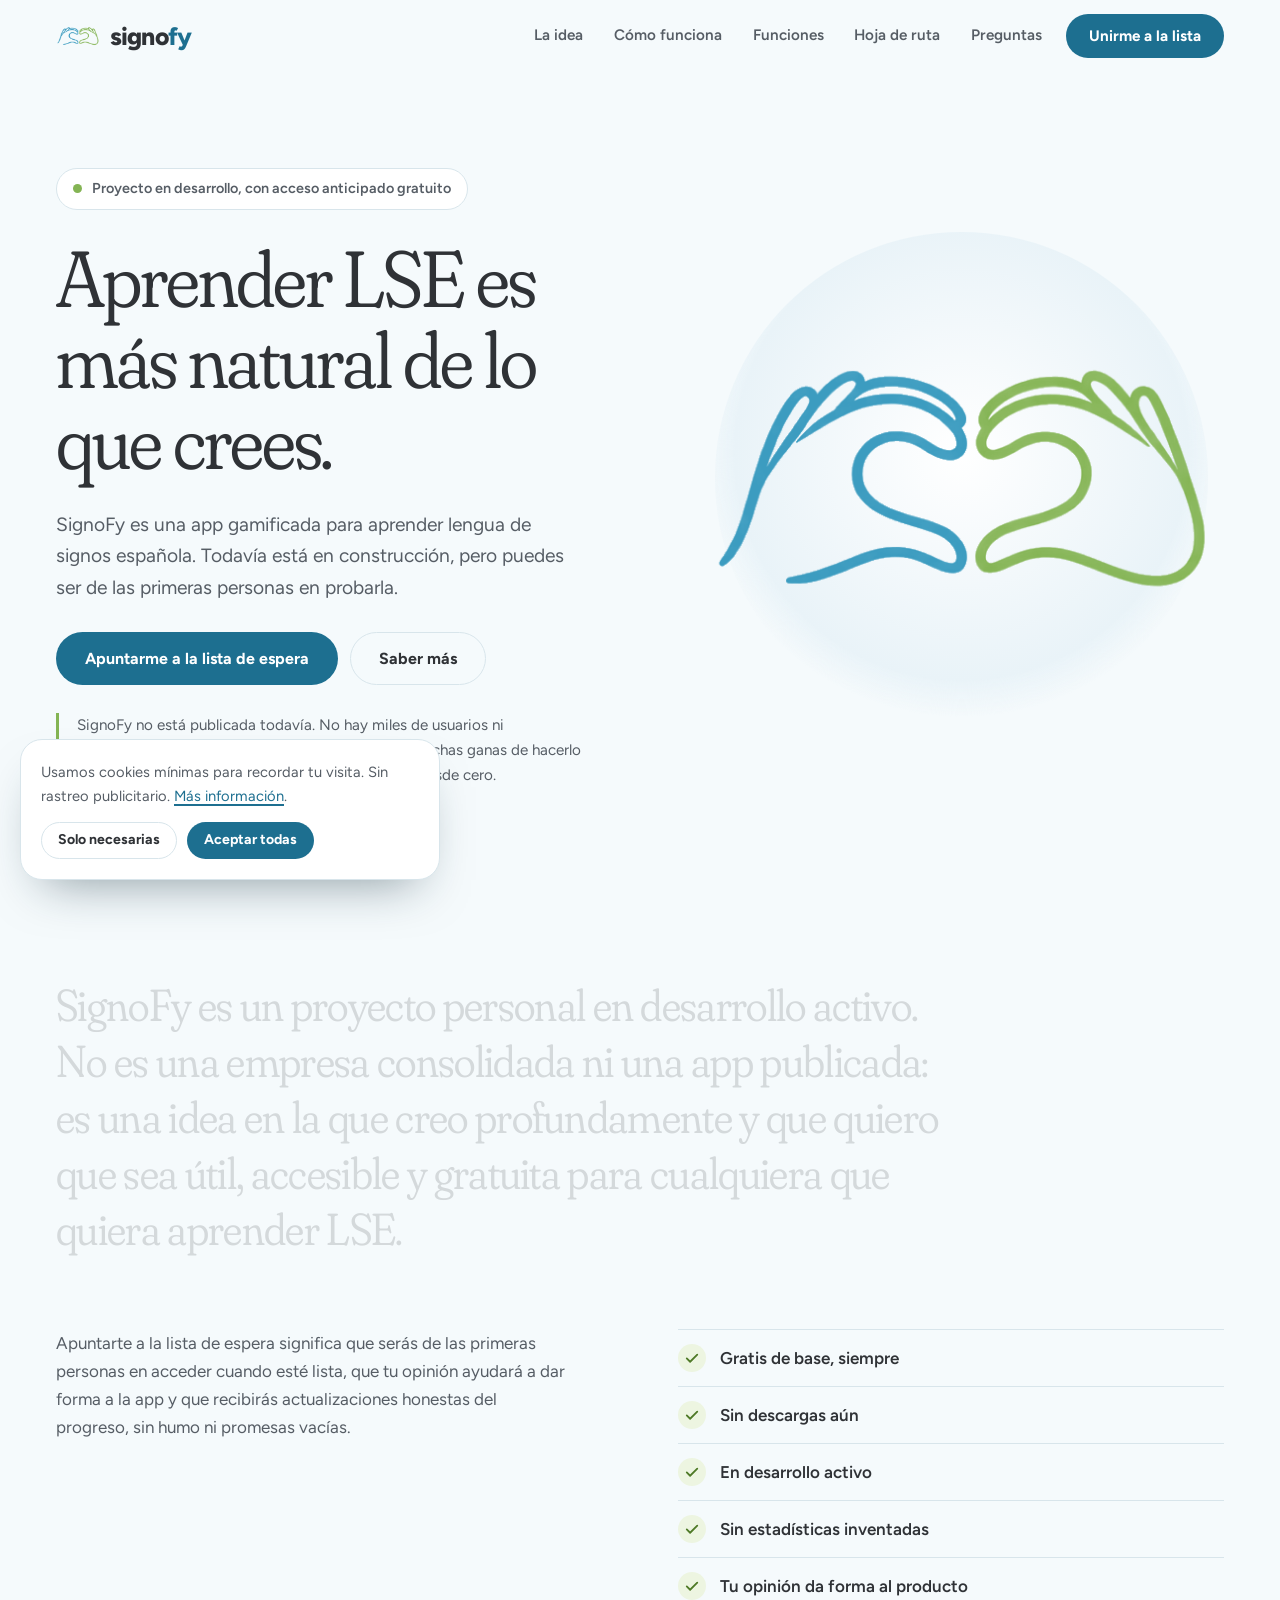
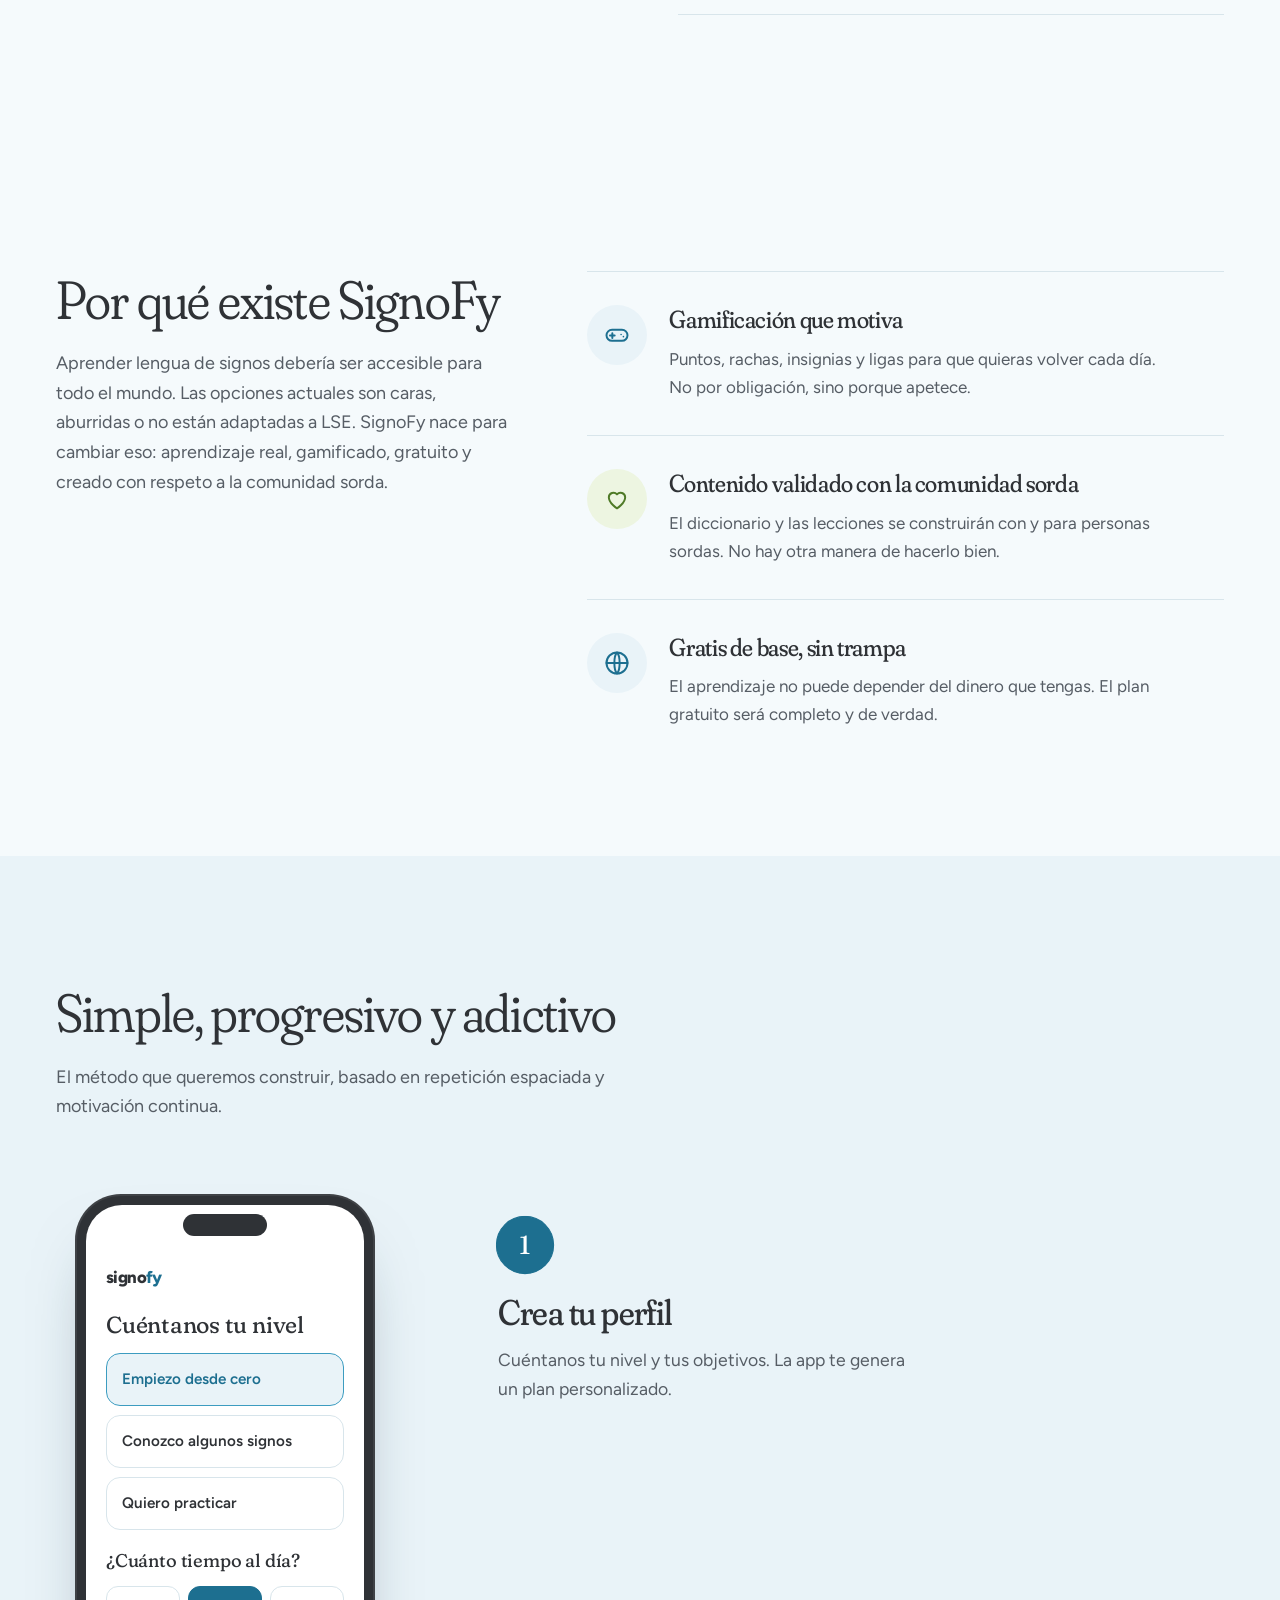
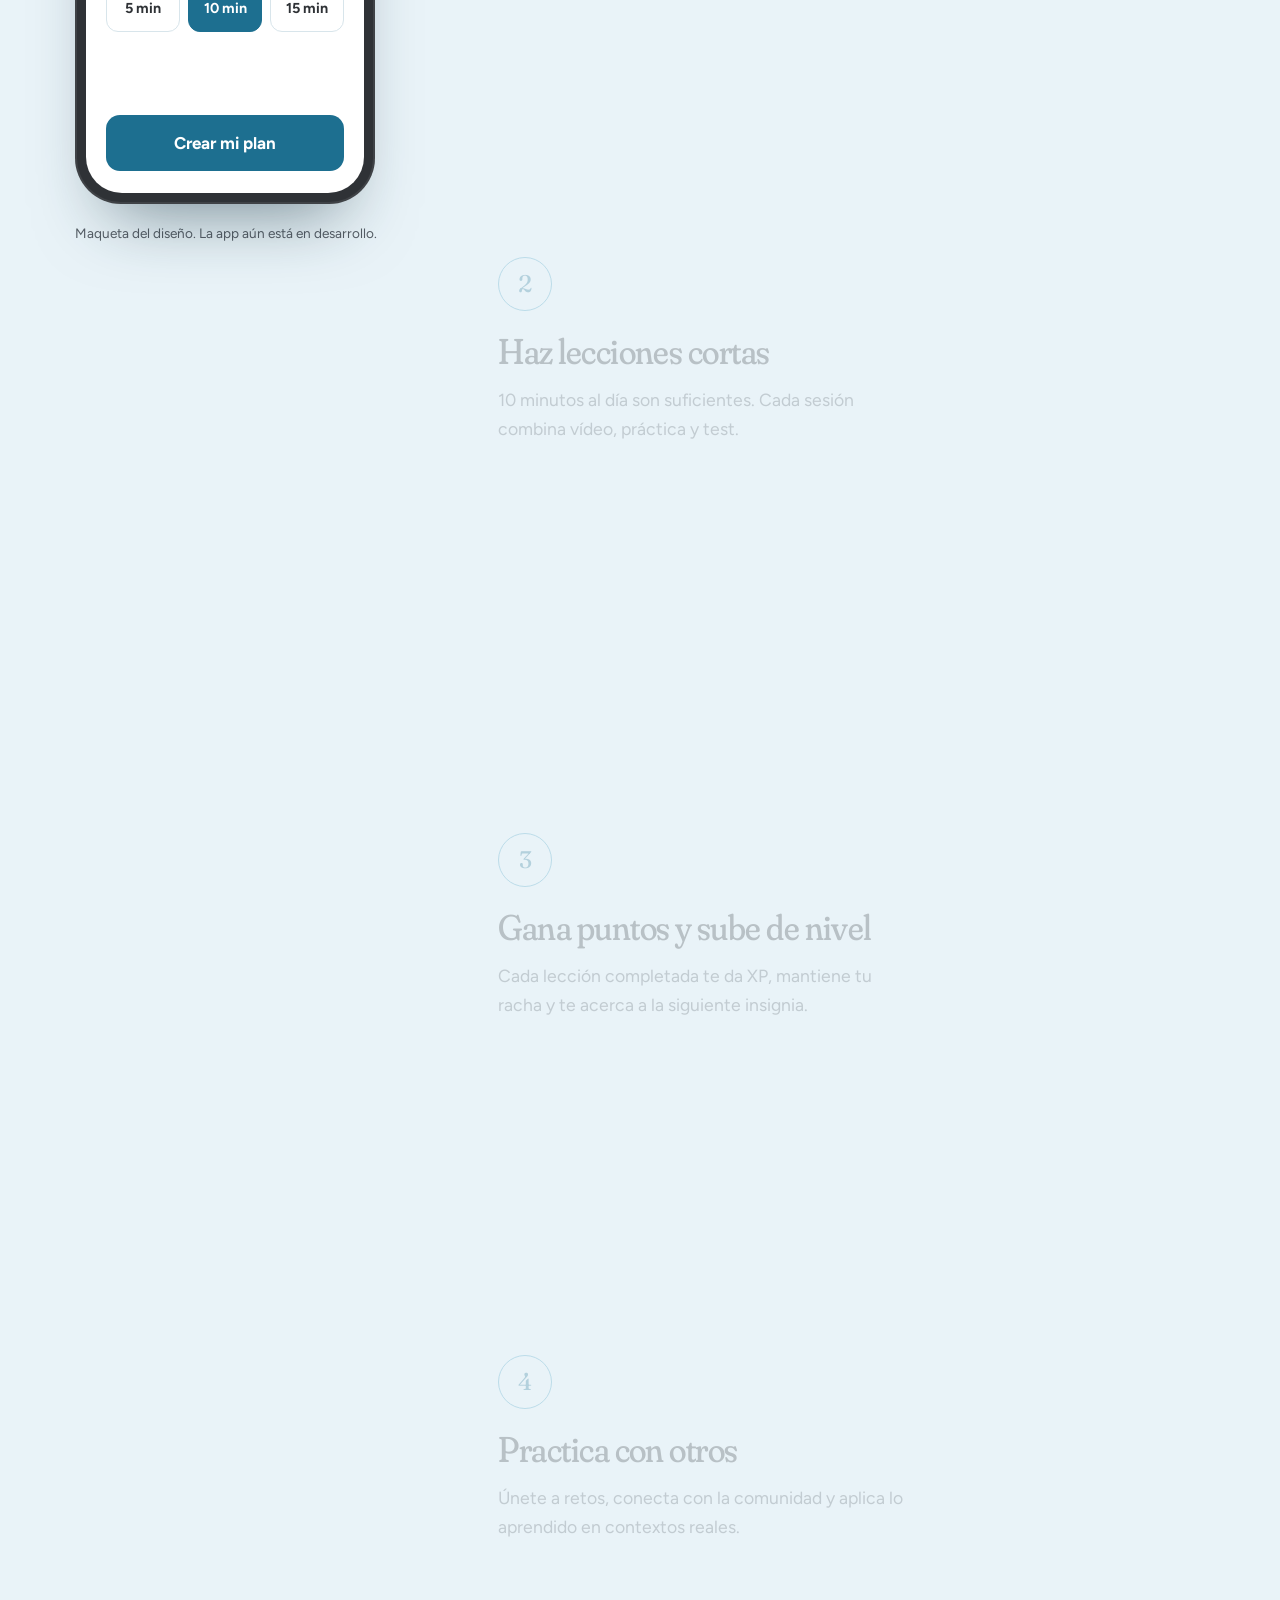
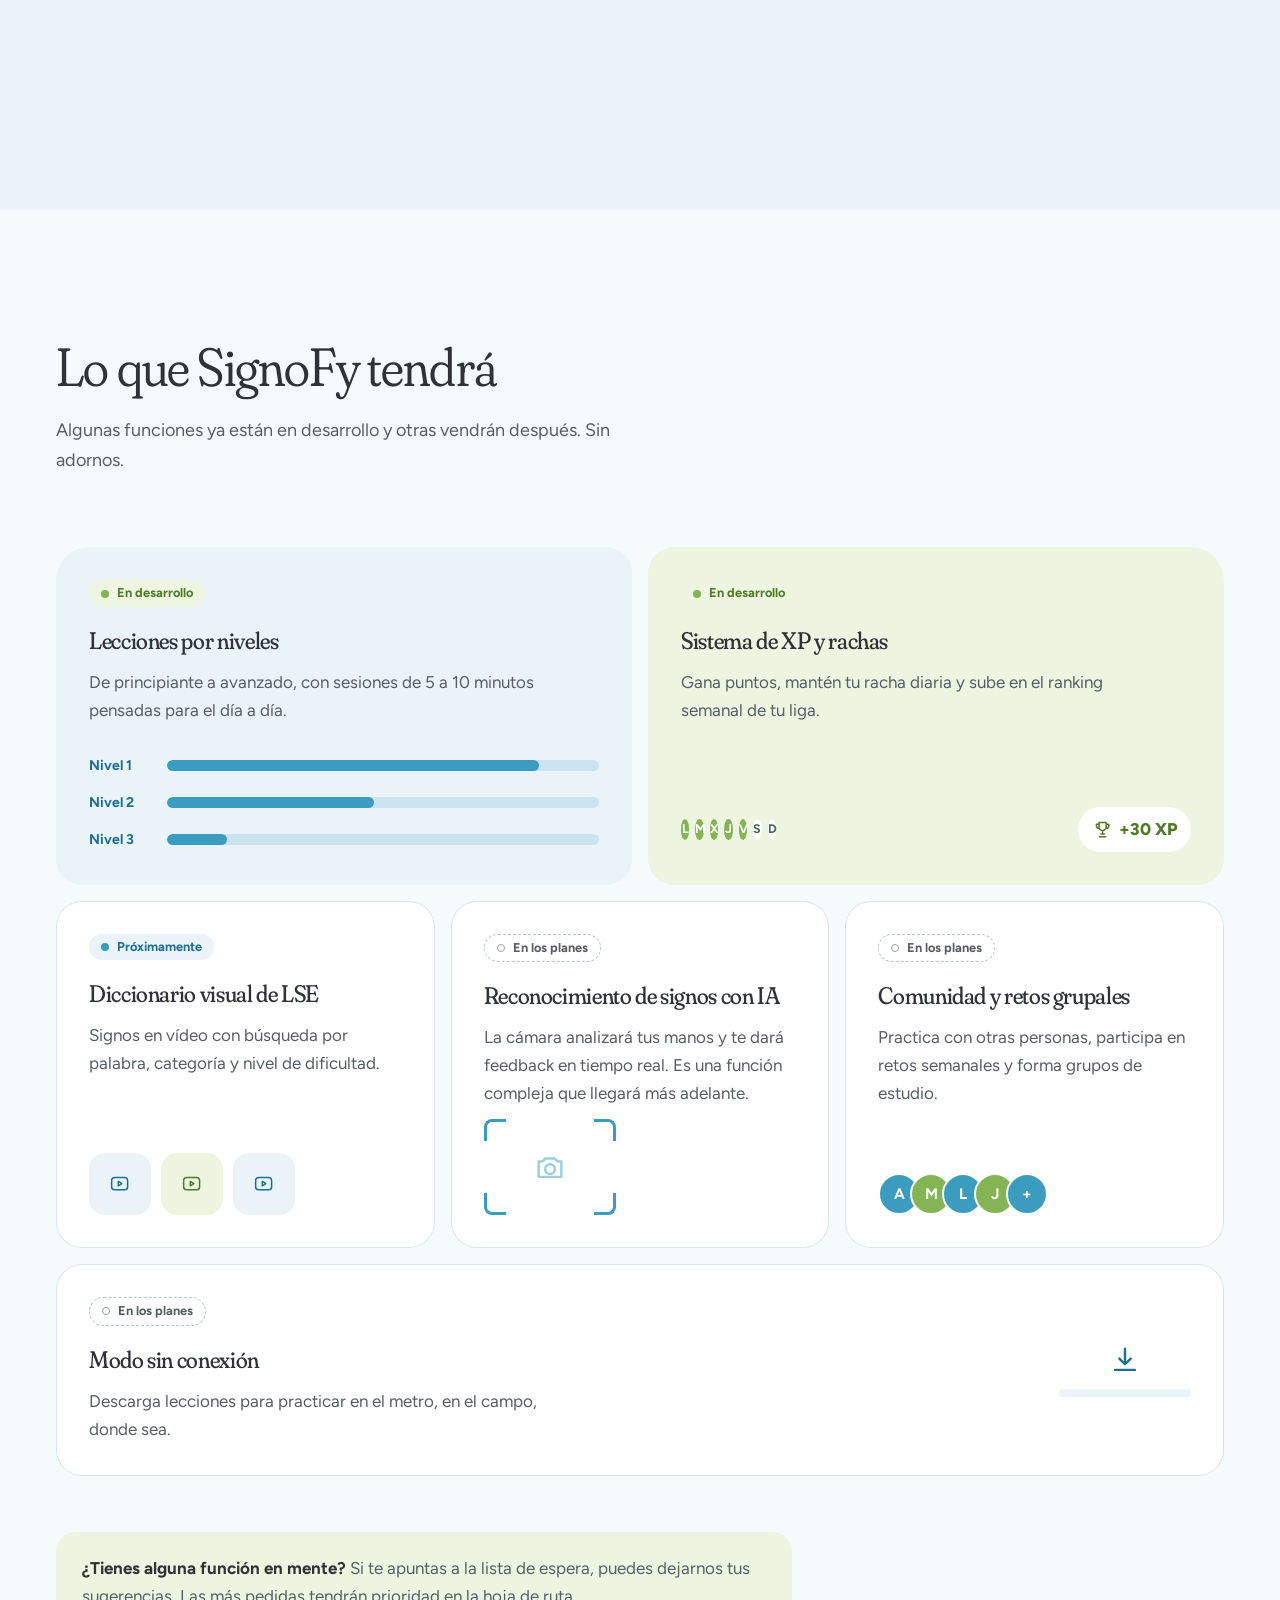
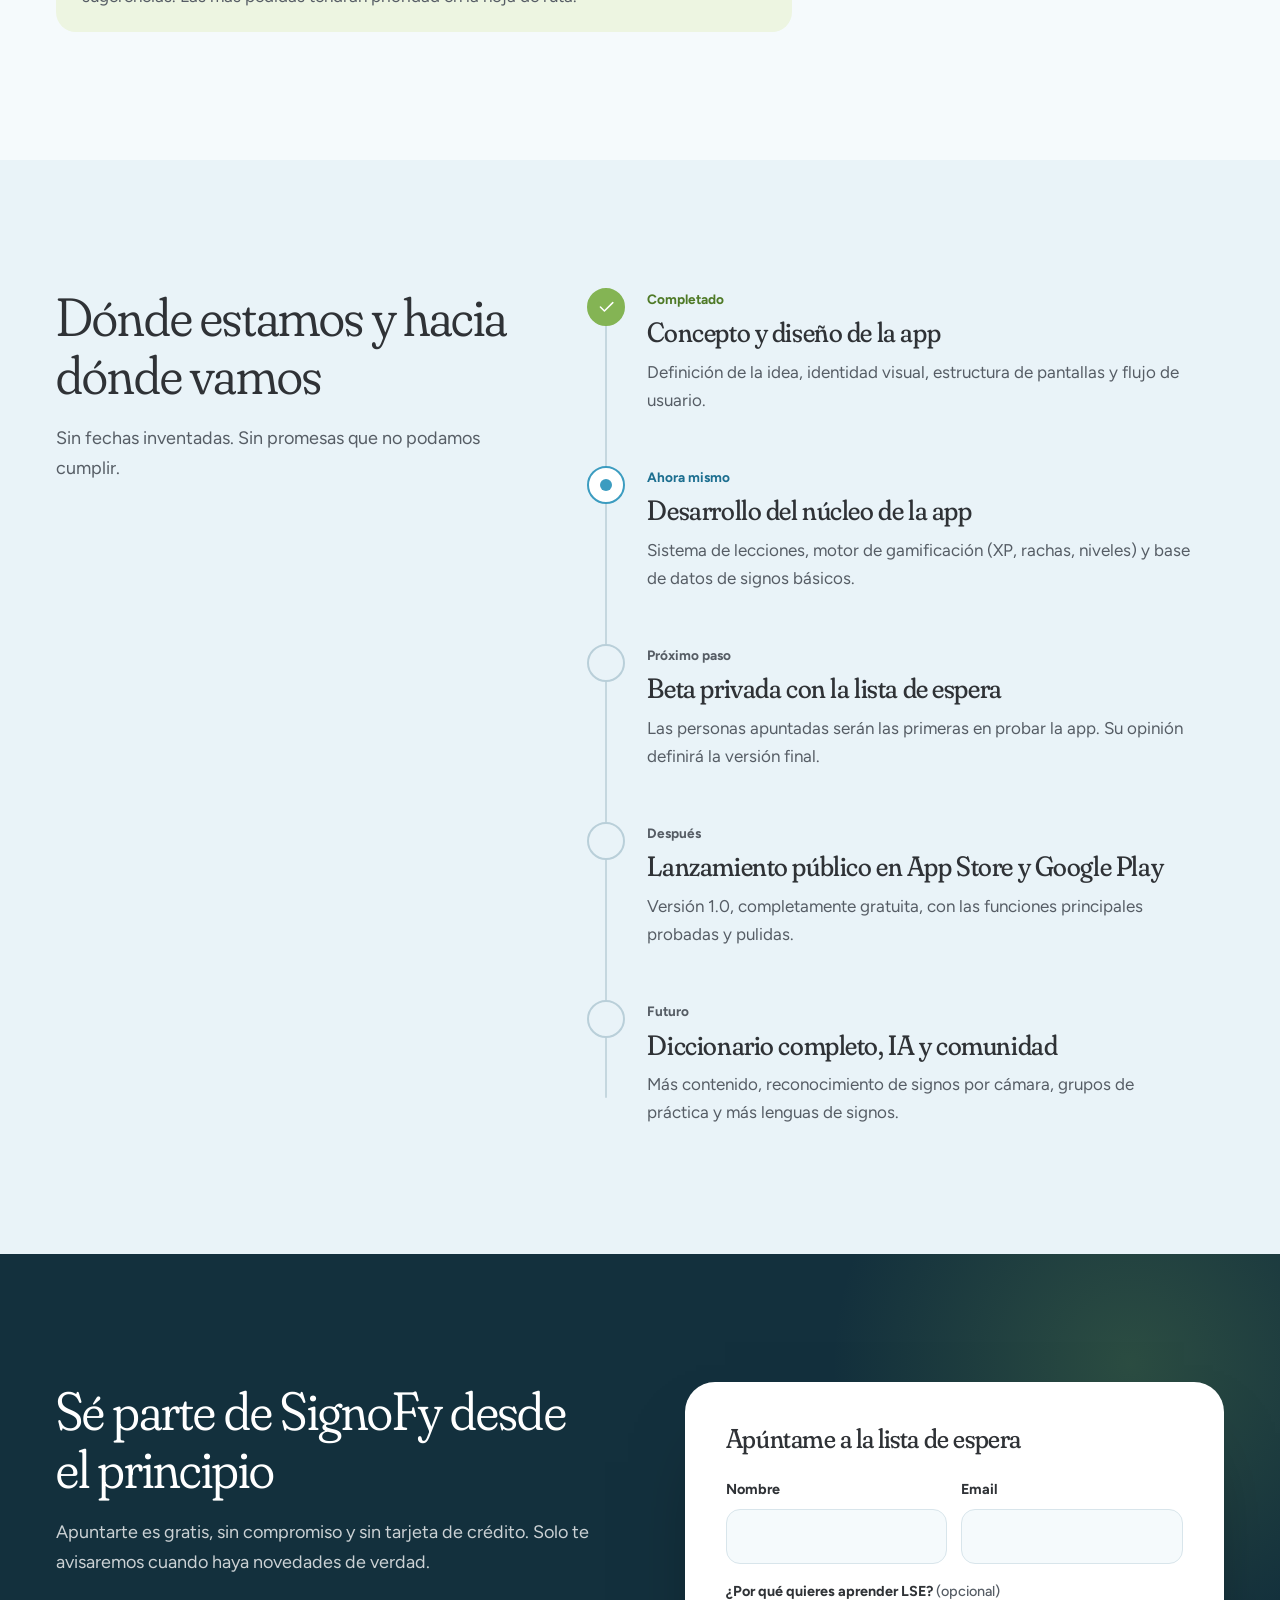
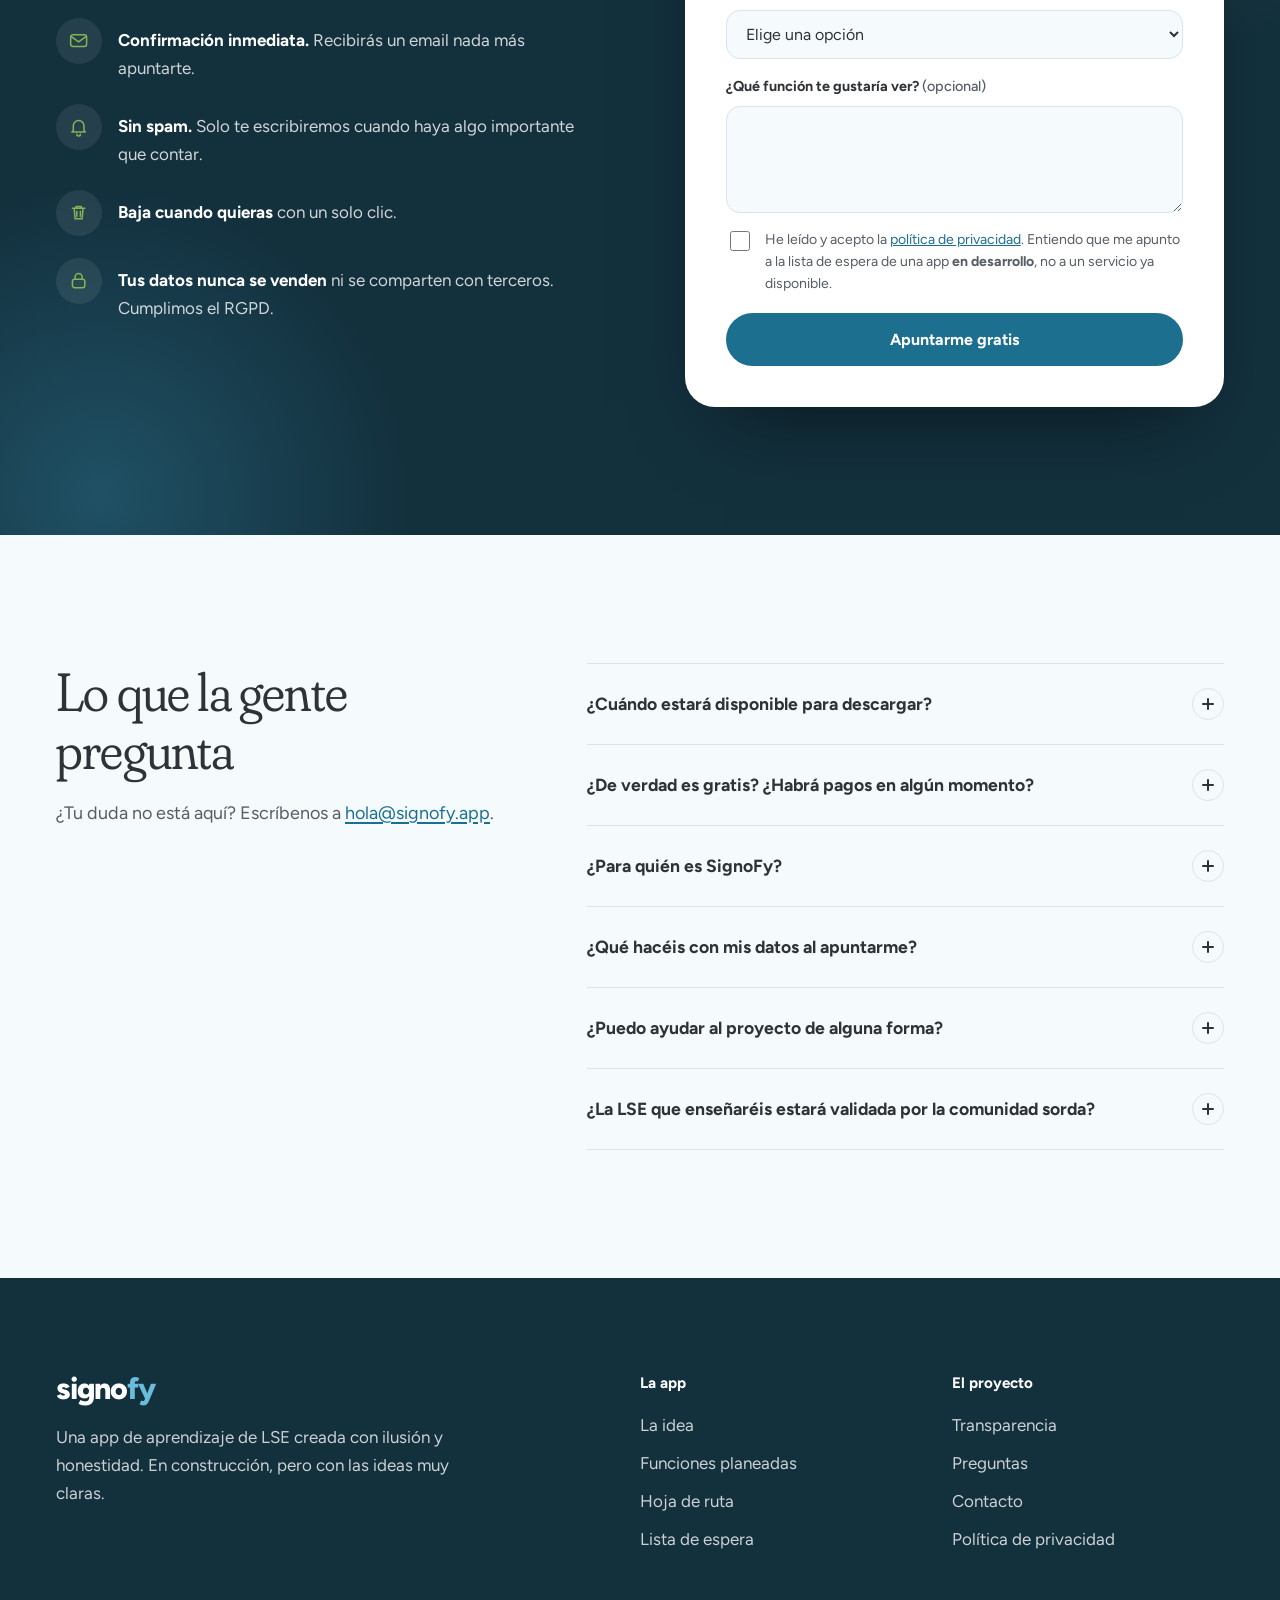
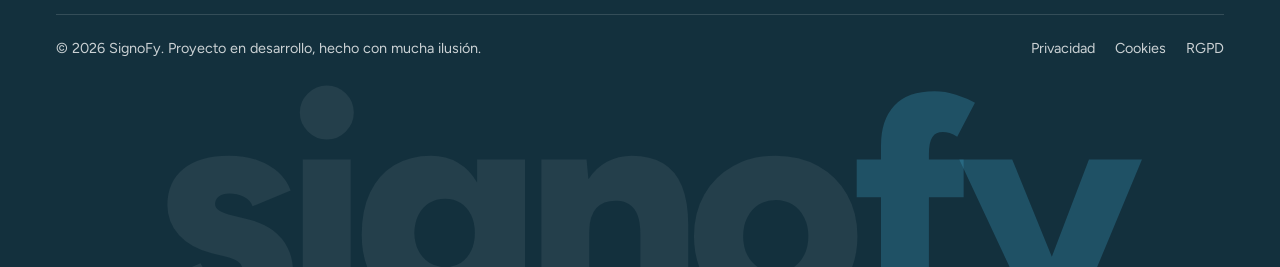
<file: signofy/index.html>
<!DOCTYPE html>
<html lang="es">
<head>
  <meta charset="UTF-8">
  <meta name="viewport" content="width=device-width, initial-scale=1">
  <title>SignoFy · Aprende lengua de signos española, gratis</title>
  <meta name="description" content="SignoFy es una app gamificada y gratuita para aprender lengua de signos española (LSE). En desarrollo: apúntate a la lista de espera y prueba la beta.">
  <meta name="theme-color" content="#f5fafc">
  <meta property="og:title" content="SignoFy · Aprende LSE a tu ritmo">
  <meta property="og:description" content="App gamificada y gratuita para aprender lengua de signos española. Apúntate a la lista de espera.">
  <meta property="og:type" content="website">
  <link rel="icon" href="data:image/svg+xml,%3Csvg xmlns='http://www.w3.org/2000/svg' viewBox='0 0 32 32'%3E%3Cdefs%3E%3CclipPath id='l'%3E%3Crect width='16' height='32'/%3E%3C/clipPath%3E%3CclipPath id='r'%3E%3Crect x='16' width='16' height='32'/%3E%3C/clipPath%3E%3Cpath id='h' d='M16 28S4 20.5 4 12.5A6 6 0 0 1 16 9.5a6 6 0 0 1 12 3C28 20.5 16 28 16 28z'/%3E%3C/defs%3E%3Cuse href='%23h' fill='%233c9cc0' clip-path='url(%23l)'/%3E%3Cuse href='%23h' fill='%2384b454' clip-path='url(%23r)'/%3E%3C/svg%3E">
  <script>document.documentElement.classList.add('js')</script>
  <link rel="preconnect" href="https://fonts.googleapis.com">
  <link rel="preconnect" href="https://fonts.gstatic.com" crossorigin>
  <link href="https://fonts.googleapis.com/css2?family=Fraunces:ital,opsz,wght,SOFT@0,9..144,300..600,0..100;1,9..144,300..600,0..100&family=Figtree:wght@400;500;600;700;800&display=swap" rel="stylesheet">
  <link rel="stylesheet" href="css/style.css?v=3">
</head>
<body>

<!-- Iconos (trazo, heredan el color del texto) -->
<svg width="0" height="0" style="position:absolute" aria-hidden="true">
  <symbol id="i-check" viewBox="0 0 24 24"><path d="M5 12.5l4.5 4.5L19 7.5"/></symbol>
  <symbol id="i-book" viewBox="0 0 24 24"><path d="M4 5.5A1.5 1.5 0 0 1 5.5 4H11v15H5.5A1.5 1.5 0 0 0 4 20.5zM20 5.5A1.5 1.5 0 0 0 18.5 4H13v15h5.5a1.5 1.5 0 0 1 1.5 1.5z"/></symbol>
  <symbol id="i-trophy" viewBox="0 0 24 24"><path d="M8 4h8v5a4 4 0 0 1-8 0zM8 6H5v1.5A3 3 0 0 0 8 10.5M16 6h3v1.5a3 3 0 0 1-3 3M12 13v4M8.5 20h7M10 17h4"/></symbol>
  <symbol id="i-play" viewBox="0 0 24 24"><rect x="3" y="5" width="18" height="14" rx="3.5"/><path d="M10.5 9.5l4 2.5-4 2.5z"/></symbol>
  <symbol id="i-camera" viewBox="0 0 24 24"><path d="M4 8h3l1.5-2h7L17 8h3v11H4z"/><circle cx="12" cy="13.5" r="3.4"/></symbol>
  <symbol id="i-users" viewBox="0 0 24 24"><circle cx="9" cy="9" r="3"/><path d="M3.5 19a5.5 5.5 0 0 1 11 0"/><circle cx="17" cy="10" r="2.4"/><path d="M16.2 14.2A4.5 4.5 0 0 1 20.5 19"/></symbol>
  <symbol id="i-download" viewBox="0 0 24 24"><path d="M12 4v10M8 11l4 4 4-4M5 19h14"/></symbol>
  <symbol id="i-pad" viewBox="0 0 24 24"><rect x="3" y="7.5" width="18" height="9.5" rx="4.75"/><path d="M8 10.5v4M6 12.5h4"/><circle cx="15.5" cy="11.6" r=".7" fill="currentColor" stroke="none"/><circle cx="17.5" cy="13.4" r=".7" fill="currentColor" stroke="none"/></symbol>
  <symbol id="i-heart" viewBox="0 0 24 24"><path d="M12 20s-7-4.4-7-9.5A4 4 0 0 1 12 8a4 4 0 0 1 7 2.5C19 15.6 12 20 12 20z"/></symbol>
  <symbol id="i-globe" viewBox="0 0 24 24"><circle cx="12" cy="12" r="9"/><path d="M3 12h18M12 3c3 3 3 15 0 18M12 3c-3 3-3 15 0 18"/></symbol>
  <symbol id="i-mail" viewBox="0 0 24 24"><rect x="3" y="5.5" width="18" height="13" rx="2.5"/><path d="M3.8 7.5l8.2 6 8.2-6"/></symbol>
  <symbol id="i-bell" viewBox="0 0 24 24"><path d="M6 16v-5a6 6 0 0 1 12 0v5l1.5 2h-15zM10 20.5a2 2 0 0 0 4 0"/></symbol>
  <symbol id="i-trash" viewBox="0 0 24 24"><path d="M5 7h14M9 7V5h6v2M7 7l1 12h8l1-12M10 10.5v6M14 10.5v6"/></symbol>
  <symbol id="i-lock" viewBox="0 0 24 24"><rect x="5" y="10.5" width="14" height="9.5" rx="2.5"/><path d="M8 10.5V8a4 4 0 0 1 8 0v2.5"/></symbol>
  <symbol id="i-flame" viewBox="0 0 24 24"><path d="M12 3c1 3.2 5 5.2 5 10a5 5 0 0 1-10 0c0-2 .9-3.3 2-4.4.2 1.3.8 2 1.6 2.4C10.2 8.2 10.6 5.3 12 3z"/></symbol>
</svg>

<a class="skip" href="#idea">Saltar al contenido</a>

<!-- ───────── Navegación ───────── -->
<header class="nav" id="nav">
  <a class="brand" href="#top" aria-label="SignoFy, inicio">
    <img class="brand-mark" src="img/hands.png" alt="" width="44" height="21">
    <span class="wordmark">signo<b>fy</b></span>
  </a>
  <nav class="nav-links" id="navlinks" aria-label="Principal">
    <a href="#idea">La idea</a>
    <a href="#como">Cómo funciona</a>
    <a href="#funciones">Funciones</a>
    <a href="#hoja">Hoja de ruta</a>
    <a href="#faq">Preguntas</a>
    <a class="only-m" href="#lista">Unirme a la lista</a>
  </nav>
  <a class="btn btn-solid nav-cta" href="#lista">Unirme a la lista</a>
  <button class="burger" id="burger" type="button" aria-expanded="false" aria-controls="navlinks" aria-label="Abrir menú"><span></span><span></span></button>
</header>

<main>

<!-- ───────── Portada ───────── -->
<section class="hero" id="top">
  <div class="hero-copy">
    <p class="pill"><span class="dot dot-pulse"></span>Proyecto en desarrollo, con acceso anticipado gratuito</p>
    <h1>Aprender LSE es más natural de lo que crees.</h1>
    <p class="lead">SignoFy es una app gamificada para aprender lengua de signos española. Todavía está en construcción, pero puedes ser de las primeras personas en probarla.</p>
    <div class="cta-row">
      <a class="btn btn-solid btn-lg" href="#lista">Apuntarme a la lista de espera</a>
      <a class="btn btn-ghost btn-lg" href="#idea">Saber más</a>
    </div>
    <p class="hero-note">SignoFy no está publicada todavía. No hay miles de usuarios ni estadísticas impresionantes: hay una idea sólida, muchas ganas de hacerlo bien y una comunidad que estamos construyendo desde cero.</p>
  </div>

  <div class="hero-art">
    <span class="ring r1"></span><span class="ring r2"></span><span class="ring r3"></span>
    <div class="hero-disc"></div>
    <svg class="hands" viewBox="0 0 530 250" role="img" aria-label="Dos manos de trazo fino, una azul y una verde, que forman un corazón">
        <defs><mask id="mb" maskUnits="userSpaceOnUse" x="0" y="0" width="530" height="250"><g class="mg"><path class="m" d="M22.0 210.0C23.5 208.3 27.8 204.8 31.0 200.0C34.2 195.2 36.7 192.7 41.0 181.0C45.3 169.3 52.7 142.2 57.0 130.0C61.3 117.8 65.3 111.7 67.0 108.0" style="--l:155;--dl:258ms;--t:500ms"/><path class="m" d="M90.0 229.0C95.2 228.0 105.3 227.8 121.0 223.0C136.7 218.2 169.5 203.8 184.0 200.0C198.5 196.2 201.0 199.2 208.0 200.0C215.0 200.8 219.5 202.5 226.0 205.0C232.5 207.5 241.5 213.3 247.0 215.0C252.5 216.7 256.2 216.8 259.0 215.0C261.8 213.2 263.8 207.8 264.0 204.0C264.2 200.2 261.8 195.3 260.0 192.0C258.2 188.7 256.8 186.8 253.0 184.0C249.2 181.2 245.8 178.3 237.0 175.0C228.2 171.7 209.5 167.3 200.0 164.0C190.5 160.7 186.2 159.2 180.0 155.0C173.8 150.8 166.7 144.7 163.0 139.0C159.3 133.3 158.7 125.5 158.0 121.0C157.3 116.5 157.8 115.7 159.0 112.0C160.2 108.3 162.0 103.0 165.0 99.0C168.0 95.0 172.8 90.7 177.0 88.0C181.2 85.3 186.0 84.0 190.0 83.0C194.0 82.0 196.8 81.7 201.0 82.0C205.2 82.3 208.5 82.2 215.0 85.0C221.5 87.8 233.0 96.3 240.0 99.0C247.0 101.7 253.3 101.3 257.0 101.0C260.7 100.7 260.8 98.8 262.0 97.0C263.2 95.2 264.7 94.5 264.0 90.0C263.3 85.5 259.0 73.3 258.0 70.0" style="--l:612;--dl:370ms;--t:2097ms"/><path class="m" d="M68.0 108.0C69.3 107.5 72.5 108.5 76.0 105.0C79.5 101.5 85.7 90.8 89.0 87.0C92.3 83.2 94.8 82.8 96.0 82.0" style="--l:64;--dl:448ms;--t:500ms"/><path class="m" d="M67.0 107.0C67.0 105.7 66.0 103.2 67.0 99.0C68.0 94.8 68.5 91.0 73.0 82.0C77.5 73.0 89.2 52.3 94.0 45.0C98.8 37.7 99.8 39.3 102.0 38.0C104.2 36.7 104.7 36.0 107.0 37.0C109.3 38.0 114.5 42.8 116.0 44.0" style="--l:130;--dl:450ms;--t:500ms"/><path class="m" d="M97.0 82.0C98.7 81.8 97.7 86.3 107.0 81.0C116.3 75.7 145.3 55.2 153.0 50.0" style="--l:94;--dl:511ms;--t:500ms"/><path class="m" d="M97.0 81.0C97.2 80.0 95.2 79.8 98.0 75.0C100.8 70.2 111.0 57.2 114.0 52.0C117.0 46.8 115.7 45.3 116.0 44.0" style="--l:69;--dl:513ms;--t:500ms"/><path class="m" d="M116.0 44.0C117.3 43.5 119.0 44.5 124.0 41.0C129.0 37.5 140.3 26.0 146.0 23.0C151.7 20.0 155.3 21.7 158.0 23.0C160.7 24.3 161.3 29.7 162.0 31.0" style="--l:86;--dl:583ms;--t:500ms"/><path class="m" d="M155.0 50.0C159.2 49.2 170.8 45.7 180.0 45.0C189.2 44.3 201.2 44.5 210.0 46.0C218.8 47.5 226.3 50.5 233.0 54.0C239.7 57.5 246.0 64.5 250.0 67.0C254.0 69.5 255.8 68.7 257.0 69.0" style="--l:153;--dl:612ms;--t:500ms"/><path class="m" d="M154.0 49.0C154.3 47.5 154.7 42.8 156.0 40.0C157.3 37.2 161.0 33.3 162.0 32.0" style="--l:43;--dl:612ms;--t:500ms"/><path class="m" d="M163.0 32.0C166.5 31.2 177.5 27.8 184.0 27.0C190.5 26.2 194.8 26.0 202.0 27.0C209.2 28.0 219.7 30.3 227.0 33.0C234.3 35.7 240.8 39.5 246.0 43.0C251.2 46.5 255.3 50.5 258.0 54.0C260.7 57.5 261.8 61.5 262.0 64.0C262.2 66.5 259.5 68.2 259.0 69.0" style="--l:164;--dl:644ms;--t:510ms"/></g></mask><mask id="mg2" maskUnits="userSpaceOnUse" x="0" y="0" width="530" height="250"><g class="mg"><path class="m" d="M483.0 111.0C485.5 117.3 494.5 138.0 498.0 149.0C501.5 160.0 503.5 167.8 504.0 177.0C504.5 186.2 502.5 197.7 501.0 204.0C499.5 210.3 497.3 212.0 495.0 215.0C492.7 218.0 490.2 220.0 487.0 222.0C483.8 224.0 480.2 225.8 476.0 227.0C471.8 228.2 467.3 229.0 462.0 229.0C456.7 229.0 460.8 231.8 444.0 227.0C427.2 222.2 379.3 204.3 361.0 200.0C342.7 195.7 344.3 198.5 334.0 201.0C323.7 203.5 306.7 212.7 299.0 215.0C291.3 217.3 290.5 215.7 288.0 215.0C285.5 214.3 284.8 213.3 284.0 211.0C283.2 208.7 282.8 203.7 283.0 201.0C283.2 198.3 282.8 198.0 285.0 195.0C287.2 192.0 291.3 186.5 296.0 183.0C300.7 179.5 303.2 177.5 313.0 174.0C322.8 170.5 345.3 165.3 355.0 162.0C364.7 158.7 366.3 157.2 371.0 154.0C375.7 150.8 379.8 148.2 383.0 143.0C386.2 137.8 389.0 128.3 390.0 123.0C391.0 117.7 390.2 115.0 389.0 111.0C387.8 107.0 385.7 102.5 383.0 99.0C380.3 95.5 377.8 92.7 373.0 90.0C368.2 87.3 360.5 83.8 354.0 83.0C347.5 82.2 342.5 82.2 334.0 85.0C325.5 87.8 310.3 97.5 303.0 100.0C295.7 102.5 293.0 100.8 290.0 100.0C287.0 99.2 286.0 97.3 285.0 95.0C284.0 92.7 283.0 91.2 284.0 86.0C285.0 80.8 289.8 67.7 291.0 64.0" style="--l:805;--dl:430ms;--t:2778ms"/><path class="m" d="M482.0 110.0C480.8 109.7 479.3 111.8 475.0 108.0C470.7 104.2 459.2 90.5 456.0 87.0" style="--l:59;--dl:431ms;--t:500ms"/><path class="m" d="M483.0 109.0C482.7 106.8 485.2 107.0 481.0 96.0C476.8 85.0 462.7 52.7 458.0 43.0C453.3 33.3 454.8 39.0 453.0 38.0C451.2 37.0 449.8 35.5 447.0 37.0C444.2 38.5 437.8 45.3 436.0 47.0" style="--l:137;--dl:433ms;--t:500ms"/><path class="m" d="M454.0 87.0C452.3 86.7 453.2 90.8 444.0 85.0C434.8 79.2 406.5 57.5 399.0 52.0" style="--l:92;--dl:484ms;--t:500ms"/><path class="m" d="M455.0 86.0L436.0 48.0" style="--l:70;--dl:484ms;--t:500ms"/><path class="m" d="M435.0 47.0C430.0 43.0 412.0 27.0 405.0 23.0C398.0 19.0 395.7 21.5 393.0 23.0C390.3 24.5 389.7 30.5 389.0 32.0" style="--l:87;--dl:559ms;--t:500ms"/><path class="m" d="M397.0 52.0C391.7 50.8 373.3 46.2 365.0 45.0C356.7 43.8 354.2 44.0 347.0 45.0C339.8 46.0 329.5 48.2 322.0 51.0C314.5 53.8 307.0 59.8 302.0 62.0C297.0 64.2 293.7 63.7 292.0 64.0" style="--l:157;--dl:583ms;--t:500ms"/><path class="m" d="M398.0 51.0C397.5 49.3 396.5 44.0 395.0 41.0C393.5 38.0 390.0 34.3 389.0 33.0" style="--l:44;--dl:583ms;--t:500ms"/><path class="m" d="M388.0 32.0C384.8 31.3 376.5 28.7 369.0 28.0C361.5 27.3 349.8 27.3 343.0 28.0C336.2 28.7 334.0 29.8 328.0 32.0C322.0 34.2 311.8 38.5 307.0 41.0C302.2 43.5 301.0 45.3 299.0 47.0C297.0 48.7 296.3 48.3 295.0 51.0C293.7 53.7 291.7 61.0 291.0 63.0" style="--l:157;--dl:618ms;--t:500ms"/></g></mask></defs>
        <image href="img/hand-blue.png" width="530" height="250" mask="url(#mb)"/>
        <image href="img/hand-green.png" width="530" height="250" mask="url(#mg2)"/>
      </svg>
  </div>
</section>

<!-- ───────── Transparencia ───────── -->
<section class="sec statement-sec" id="estado">
  <div class="wrap">
    <p class="statement" data-scrub>SignoFy es un proyecto personal en desarrollo activo. No es una empresa consolidada ni una app publicada: es una idea en la que creo profundamente y que quiero que sea útil, accesible y gratuita para cualquiera que quiera aprender LSE.</p>
    <div class="statement-grid">
      <p class="statement-side">Apuntarte a la lista de espera significa que serás de las primeras personas en acceder cuando esté lista, que tu opinión ayudará a dar forma a la app y que recibirás actualizaciones honestas del progreso, sin humo ni promesas vacías.</p>
      <ul class="checks">
        <li><svg class="ic"><use href="#i-check"/></svg>Gratis de base, siempre</li>
        <li><svg class="ic"><use href="#i-check"/></svg>Sin descargas aún</li>
        <li><svg class="ic"><use href="#i-check"/></svg>En desarrollo activo</li>
        <li><svg class="ic"><use href="#i-check"/></svg>Sin estadísticas inventadas</li>
        <li><svg class="ic"><use href="#i-check"/></svg>Tu opinión da forma al producto</li>
      </ul>
    </div>
  </div>
</section>

<!-- ───────── La idea ───────── -->
<section class="sec" id="idea">
  <div class="wrap split">
    <div class="split-head">
      <h2>Por qué existe SignoFy</h2>
      <p class="sub">Aprender lengua de signos debería ser accesible para todo el mundo. Las opciones actuales son caras, aburridas o no están adaptadas a LSE. SignoFy nace para cambiar eso: aprendizaje real, gamificado, gratuito y creado con respeto a la comunidad sorda.</p>
    </div>
    <div class="principles">
      <article class="principle">
        <span class="p-icon blue"><svg class="ic"><use href="#i-pad"/></svg></span>
        <div><h3>Gamificación que motiva</h3><p>Puntos, rachas, insignias y ligas para que quieras volver cada día. No por obligación, sino porque apetece.</p></div>
      </article>
      <article class="principle">
        <span class="p-icon green"><svg class="ic"><use href="#i-heart"/></svg></span>
        <div><h3>Contenido validado con la comunidad sorda</h3><p>El diccionario y las lecciones se construirán con y para personas sordas. No hay otra manera de hacerlo bien.</p></div>
      </article>
      <article class="principle">
        <span class="p-icon blue"><svg class="ic"><use href="#i-globe"/></svg></span>
        <div><h3>Gratis de base, sin trampa</h3><p>El aprendizaje no puede depender del dinero que tengas. El plan gratuito será completo y de verdad.</p></div>
      </article>
    </div>
  </div>
</section>

<!-- ───────── Cómo funcionará (móvil que cambia con el scroll) ───────── -->
<section class="sec sec-tint" id="como">
  <div class="wrap">
    <div class="sec-head">
      <h2>Simple, progresivo y adictivo</h2>
      <p class="sub">El método que queremos construir, basado en repetición espaciada y motivación continua.</p>
    </div>

    <div class="how">
      <div class="how-phone">
        <div class="phone" aria-label="Maqueta del diseño de la app">
          <div class="phone-notch"></div>
          <div class="screens">

            <!-- 1 · perfil -->
            <div class="screen is-on" data-screen="1">
              <div class="s-bar"><span class="wordmark sm">signo<b>fy</b></span></div>
              <h4 class="s-title">Cuéntanos tu nivel</h4>
              <div class="s-choices">
                <button type="button" class="s-choice on">Empiezo desde cero</button>
                <button type="button" class="s-choice">Conozco algunos signos</button>
                <button type="button" class="s-choice">Quiero practicar</button>
              </div>
              <h4 class="s-title s-title-2">¿Cuánto tiempo al día?</h4>
              <div class="s-chips"><span>5 min</span><span class="on">10 min</span><span>15 min</span></div>
              <div class="s-cta">Crear mi plan</div>
            </div>

            <!-- 2 · lección -->
            <div class="screen" data-screen="2">
              <div class="s-top"><span class="s-x">×</span><div class="s-prog"><i style="--w:55%"></i></div></div>
              <h4 class="s-title">¿Qué signo es este?</h4>
              <div class="s-sign"><img src="img/hands.png" alt="" width="150" height="71"></div>
              <div class="s-opts" id="quiz">
                <button type="button" class="s-opt" data-ok="0">Hola</button>
                <button type="button" class="s-opt" data-ok="1">Te quiero</button>
                <button type="button" class="s-opt" data-ok="0">Gracias</button>
                <button type="button" class="s-opt" data-ok="0">Ayuda</button>
              </div>
              <div class="s-feedback" id="quiz-fb" aria-live="polite"></div>
            </div>

            <!-- 3 · progreso -->
            <div class="screen" data-screen="3">
              <h4 class="s-title">Tu progreso de hoy</h4>
              <div class="s-ring">
                <svg viewBox="0 0 120 120"><circle cx="60" cy="60" r="50" class="t"/><circle cx="60" cy="60" r="50" class="v"/></svg>
                <div><b>42%</b><span>del objetivo</span></div>
              </div>
              <div class="s-xp"><svg class="ic"><use href="#i-trophy"/></svg>+30 XP ganados</div>
              <div class="s-streak"><span class="s-streak-t"><svg class="ic"><use href="#i-flame"/></svg>Racha de 3 días</span>
                <div class="s-days"><i class="on">L</i><i class="on">M</i><i class="on">X</i><i>J</i><i>V</i><i>S</i><i>D</i></div>
              </div>
            </div>

            <!-- 4 · retos -->
            <div class="screen" data-screen="4">
              <h4 class="s-title">Reto de la semana</h4>
              <div class="s-card">
                <b>Familia y casa</b>
                <span>Aprended 20 signos en grupo</span>
                <div class="s-prog big"><i style="--w:60%"></i></div>
                <div class="s-people"><i>A</i><i>M</i><i>L</i><i>+4</i></div>
              </div>
              <div class="s-card s-card-2">
                <b>Grupo de estudio</b>
                <span>Quedada de práctica el sábado</span>
              </div>
              <div class="s-cta">Unirme al reto</div>
            </div>

          </div>
        </div>
        <p class="phone-cap">Maqueta del diseño. La app aún está en desarrollo.</p>
      </div>

      <ol class="steps">
        <li class="step is-on" data-step="1">
          <span class="step-n">1</span>
          <h3>Crea tu perfil</h3>
          <p>Cuéntanos tu nivel y tus objetivos. La app te genera un plan personalizado.</p>
        </li>
        <li class="step" data-step="2">
          <span class="step-n">2</span>
          <h3>Haz lecciones cortas</h3>
          <p>10 minutos al día son suficientes. Cada sesión combina vídeo, práctica y test.</p>
        </li>
        <li class="step" data-step="3">
          <span class="step-n">3</span>
          <h3>Gana puntos y sube de nivel</h3>
          <p>Cada lección completada te da XP, mantiene tu racha y te acerca a la siguiente insignia.</p>
        </li>
        <li class="step" data-step="4">
          <span class="step-n">4</span>
          <h3>Practica con otros</h3>
          <p>Únete a retos, conecta con la comunidad y aplica lo aprendido en contextos reales.</p>
        </li>
      </ol>
    </div>
  </div>
</section>

<!-- ───────── Funciones ───────── -->
<section class="sec" id="funciones">
  <div class="wrap">
    <div class="sec-head">
      <h2>Lo que SignoFy tendrá</h2>
      <p class="sub">Algunas funciones ya están en desarrollo y otras vendrán después. Sin adornos.</p>
    </div>

    <div class="bento">
      <article class="card c-levels">
        <span class="status s-dev"><i></i>En desarrollo</span>
        <h3>Lecciones por niveles</h3>
        <p>De principiante a avanzado, con sesiones de 5 a 10 minutos pensadas para el día a día.</p>
        <div class="levels" aria-hidden="true">
          <div><span>Nivel 1</span><div class="bar"><i style="--w:86%"></i></div></div>
          <div><span>Nivel 2</span><div class="bar"><i style="--w:48%"></i></div></div>
          <div><span>Nivel 3</span><div class="bar"><i style="--w:14%"></i></div></div>
        </div>
      </article>

      <article class="card c-xp">
        <span class="status s-dev"><i></i>En desarrollo</span>
        <h3>Sistema de XP y rachas</h3>
        <p>Gana puntos, mantén tu racha diaria y sube en el ranking semanal de tu liga.</p>
        <div class="xp-vis" aria-hidden="true">
          <div class="days"><i class="on">L</i><i class="on">M</i><i class="on">X</i><i class="on">J</i><i class="on">V</i><i>S</i><i>D</i></div>
          <span class="xp-chip"><svg class="ic"><use href="#i-trophy"/></svg>+30 XP</span>
        </div>
      </article>

      <article class="card c-dict">
        <span class="status s-soon"><i></i>Próximamente</span>
        <h3>Diccionario visual de LSE</h3>
        <p>Signos en vídeo con búsqueda por palabra, categoría y nivel de dificultad.</p>
        <div class="tiles" aria-hidden="true">
          <i><svg class="ic"><use href="#i-play"/></svg></i><i><svg class="ic"><use href="#i-play"/></svg></i><i><svg class="ic"><use href="#i-play"/></svg></i>
        </div>
      </article>

      <article class="card c-ai">
        <span class="status s-plan"><i></i>En los planes</span>
        <h3>Reconocimiento de signos con IA</h3>
        <p>La cámara analizará tus manos y te dará feedback en tiempo real. Es una función compleja que llegará más adelante.</p>
        <div class="scan" aria-hidden="true"><b></b><b></b><b></b><b></b><span></span><svg class="ic"><use href="#i-camera"/></svg></div>
      </article>

      <article class="card c-com">
        <span class="status s-plan"><i></i>En los planes</span>
        <h3>Comunidad y retos grupales</h3>
        <p>Practica con otras personas, participa en retos semanales y forma grupos de estudio.</p>
        <div class="avatars" aria-hidden="true"><i>A</i><i>M</i><i>L</i><i>J</i><i>+</i></div>
      </article>

      <article class="card c-off">
        <div class="off-text">
          <span class="status s-plan"><i></i>En los planes</span>
          <h3>Modo sin conexión</h3>
          <p>Descarga lecciones para practicar en el metro, en el campo, donde sea.</p>
        </div>
        <div class="off-vis" aria-hidden="true"><svg class="ic"><use href="#i-download"/></svg><div class="dl"><i></i></div></div>
      </article>
    </div>

    <p class="aside"><strong>¿Tienes alguna función en mente?</strong> Si te apuntas a la lista de espera, puedes dejarnos tus sugerencias. Las más pedidas tendrán prioridad en la hoja de ruta.</p>
  </div>
</section>

<!-- ───────── Hoja de ruta ───────── -->
<section class="sec sec-tint" id="hoja">
  <div class="wrap split">
    <div class="split-head">
      <h2>Dónde estamos y hacia dónde vamos</h2>
      <p class="sub">Sin fechas inventadas. Sin promesas que no podamos cumplir.</p>
    </div>

    <ol class="timeline" id="timeline">
      <li class="tl done">
        <span class="tl-dot"><svg class="ic"><use href="#i-check"/></svg></span>
        <div><p class="tl-when">Completado</p><h3>Concepto y diseño de la app</h3><p>Definición de la idea, identidad visual, estructura de pantallas y flujo de usuario.</p></div>
      </li>
      <li class="tl now">
        <span class="tl-dot"></span>
        <div><p class="tl-when">Ahora mismo</p><h3>Desarrollo del núcleo de la app</h3><p>Sistema de lecciones, motor de gamificación (XP, rachas, niveles) y base de datos de signos básicos.</p></div>
      </li>
      <li class="tl">
        <span class="tl-dot"></span>
        <div><p class="tl-when">Próximo paso</p><h3>Beta privada con la lista de espera</h3><p>Las personas apuntadas serán las primeras en probar la app. Su opinión definirá la versión final.</p></div>
      </li>
      <li class="tl">
        <span class="tl-dot"></span>
        <div><p class="tl-when">Después</p><h3>Lanzamiento público en App Store y Google Play</h3><p>Versión 1.0, completamente gratuita, con las funciones principales probadas y pulidas.</p></div>
      </li>
      <li class="tl">
        <span class="tl-dot"></span>
        <div><p class="tl-when">Futuro</p><h3>Diccionario completo, IA y comunidad</h3><p>Más contenido, reconocimiento de signos por cámara, grupos de práctica y más lenguas de signos.</p></div>
      </li>
    </ol>
  </div>
</section>

<!-- ───────── Lista de espera ───────── -->
<section class="sec sec-night" id="lista">
  <div class="wrap wait">
    <div class="wait-copy">
      <h2>Sé parte de SignoFy desde el principio</h2>
      <p class="sub">Apuntarte es gratis, sin compromiso y sin tarjeta de crédito. Solo te avisaremos cuando haya novedades de verdad.</p>
      <ul class="perks">
        <li><span class="perk-ic"><svg class="ic"><use href="#i-mail"/></svg></span><p><b>Confirmación inmediata.</b> Recibirás un email nada más apuntarte.</p></li>
        <li><span class="perk-ic"><svg class="ic"><use href="#i-bell"/></svg></span><p><b>Sin spam.</b> Solo te escribiremos cuando haya algo importante que contar.</p></li>
        <li><span class="perk-ic"><svg class="ic"><use href="#i-trash"/></svg></span><p><b>Baja cuando quieras</b> con un solo clic.</p></li>
        <li><span class="perk-ic"><svg class="ic"><use href="#i-lock"/></svg></span><p><b>Tus datos nunca se venden</b> ni se comparten con terceros. Cumplimos el RGPD.</p></li>
      </ul>
    </div>

    <div class="form-card">
      <form class="form" id="wl-form" novalidate>
        <h3>Apúntame a la lista de espera</h3>
        <div class="row">
          <label class="field"><span>Nombre</span><input type="text" name="nombre" autocomplete="given-name" required></label>
          <label class="field"><span>Email</span><input type="email" name="email" autocomplete="email" required></label>
        </div>
        <label class="field"><span>¿Por qué quieres aprender LSE? <em>(opcional)</em></span>
          <select name="motivo">
            <option value="" selected>Elige una opción</option>
            <option>Tengo un familiar o amigo sordo</option>
            <option>Por curiosidad o interés personal</option>
            <option>Por razones profesionales</option>
            <option>Soy persona sorda o con discapacidad auditiva</option>
            <option>Para usarlo en mi profesión (educación, sanidad…)</option>
            <option>Otro motivo</option>
          </select>
        </label>
        <label class="field"><span>¿Qué función te gustaría ver? <em>(opcional)</em></span><textarea name="sugerencias" rows="3"></textarea></label>
        <label class="agree"><input type="checkbox" id="agree" required><span>He leído y acepto la <a href="#">política de privacidad</a>. Entiendo que me apunto a la lista de espera de una app <strong>en desarrollo</strong>, no a un servicio ya disponible.</span></label>
        <p class="form-err" id="form-err" role="alert" hidden></p>
        <button type="submit" class="btn btn-solid btn-lg btn-block">Apuntarme gratis</button>
      </form>

      <div class="success" id="wl-success" hidden>
        <div class="success-art" aria-hidden="true">
          <img class="sh sh-l" src="img/hand-blue.png" alt=""><img class="sh sh-r" src="img/hand-green.png" alt="">
          <span class="burst"></span>
        </div>
        <h3>¡Ya estás en la lista!</h3>
        <p>Gracias de verdad por tu confianza y tu paciencia mientras construimos esto. Estarás entre las primeras personas en probar SignoFy cuando esté lista.</p>
      </div>
    </div>
  </div>
</section>

<!-- ───────── Preguntas frecuentes ───────── -->
<section class="sec" id="faq">
  <div class="wrap split">
    <div class="split-head">
      <h2>Lo que la gente pregunta</h2>
      <p class="sub">¿Tu duda no está aquí? Escríbenos a <a class="link" href="mailto:hola@signofy.app">hola@signofy.app</a>.</p>
    </div>

    <div class="faq">
      <div class="qa">
        <h3><button type="button" class="q" aria-expanded="false" aria-controls="a1" id="q1">¿Cuándo estará disponible para descargar?<span class="plus" aria-hidden="true"></span></button></h3>
        <div class="a" id="a1" role="region" aria-labelledby="q1"><div><p>Honestamente, no tenemos una fecha fija todavía. Preferimos tomarnos el tiempo necesario para hacerlo bien antes que lanzar algo a medias. Las personas de la lista de espera serán las primeras en saberlo.</p></div></div>
      </div>
      <div class="qa">
        <h3><button type="button" class="q" aria-expanded="false" aria-controls="a2" id="q2">¿De verdad es gratis? ¿Habrá pagos en algún momento?<span class="plus" aria-hidden="true"></span></button></h3>
        <div class="a" id="a2" role="region" aria-labelledby="q2"><div><p>El plan base será gratuito de verdad, sin límite de tiempo. Más adelante puede existir un plan de pago con funciones extra, pero las lecciones principales y el diccionario básico serán siempre gratuitos. No creemos en los modelos que encierran el aprendizaje detrás de un muro de pago.</p></div></div>
      </div>
      <div class="qa">
        <h3><button type="button" class="q" aria-expanded="false" aria-controls="a3" id="q3">¿Para quién es SignoFy?<span class="plus" aria-hidden="true"></span></button></h3>
        <div class="a" id="a3" role="region" aria-labelledby="q3"><div><p>Para cualquier persona que quiera aprender lengua de signos española: familiares de personas sordas, profesionales, curiosos, estudiantes. También esperamos que sea útil para personas sordas que quieran practicar con oyentes o enseñar LSE.</p></div></div>
      </div>
      <div class="qa">
        <h3><button type="button" class="q" aria-expanded="false" aria-controls="a4" id="q4">¿Qué hacéis con mis datos al apuntarme?<span class="plus" aria-hidden="true"></span></button></h3>
        <div class="a" id="a4" role="region" aria-labelledby="q4"><div><p>Tu email y tu nombre se usan solo para avisarte del progreso de la app y del acceso a la beta. No se venden, no se comparten con terceros y puedes borrarte cuando quieras con un clic. Cumplimos el RGPD.</p></div></div>
      </div>
      <div class="qa">
        <h3><button type="button" class="q" aria-expanded="false" aria-controls="a5" id="q5">¿Puedo ayudar al proyecto de alguna forma?<span class="plus" aria-hidden="true"></span></button></h3>
        <div class="a" id="a5" role="region" aria-labelledby="q5"><div><p>¡Sí! Lo más valioso ahora mismo es apuntarte y contarnos qué necesitas que tenga la app. Si eres intérprete de LSE, persona sorda o tienes experiencia en diseño o desarrollo y quieres colaborar, escríbenos a <a class="link" href="mailto:hola@signofy.app">hola@signofy.app</a>.</p></div></div>
      </div>
      <div class="qa">
        <h3><button type="button" class="q" aria-expanded="false" aria-controls="a6" id="q6">¿La LSE que enseñaréis estará validada por la comunidad sorda?<span class="plus" aria-hidden="true"></span></button></h3>
        <div class="a" id="a6" role="region" aria-labelledby="q6"><div><p>Es una prioridad absoluta. Estamos construyendo el contenido con la colaboración de personas sordas nativas e intérpretes certificados, y no publicaremos ningún signo sin esa validación. Si tienes experiencia en este ámbito y quieres ayudar, ponte en contacto.</p></div></div>
      </div>
    </div>
  </div>
</section>

</main>

<!-- ───────── Pie ───────── -->
<footer class="foot">
  <div class="wrap foot-grid">
    <div class="foot-brand">
      <span class="wordmark">signo<b>fy</b></span>
      <p>Una app de aprendizaje de LSE creada con ilusión y honestidad. En construcción, pero con las ideas muy claras.</p>
    </div>
    <div class="foot-col"><h4>La app</h4>
      <a href="#idea">La idea</a><a href="#funciones">Funciones planeadas</a><a href="#hoja">Hoja de ruta</a><a href="#lista">Lista de espera</a></div>
    <div class="foot-col"><h4>El proyecto</h4>
      <a href="#estado">Transparencia</a><a href="#faq">Preguntas</a><a href="mailto:hola@signofy.app">Contacto</a><a href="#">Política de privacidad</a></div>
  </div>
  <div class="wrap foot-bottom">
    <p>© 2026 SignoFy. Proyecto en desarrollo, hecho con mucha ilusión.</p>
    <p class="legal"><a href="#">Privacidad</a><a href="#">Cookies</a><a href="#">RGPD</a></p>
  </div>
  <div class="giant" aria-hidden="true">signo<b>fy</b></div>
</footer>

<!-- ───────── Cookies ───────── -->
<div class="cookie" id="cookie" role="dialog" aria-label="Aviso de cookies" hidden>
  <p>Usamos cookies mínimas para recordar tu visita. Sin rastreo publicitario. <a class="link" href="#">Más información</a>.</p>
  <div class="cookie-btns">
    <button type="button" class="btn btn-ghost btn-sm" data-cookie="min">Solo necesarias</button>
    <button type="button" class="btn btn-solid btn-sm" data-cookie="all">Aceptar todas</button>
  </div>
</div>

<script src="main.js?v=3"></script>
</body>
</html>
</file>
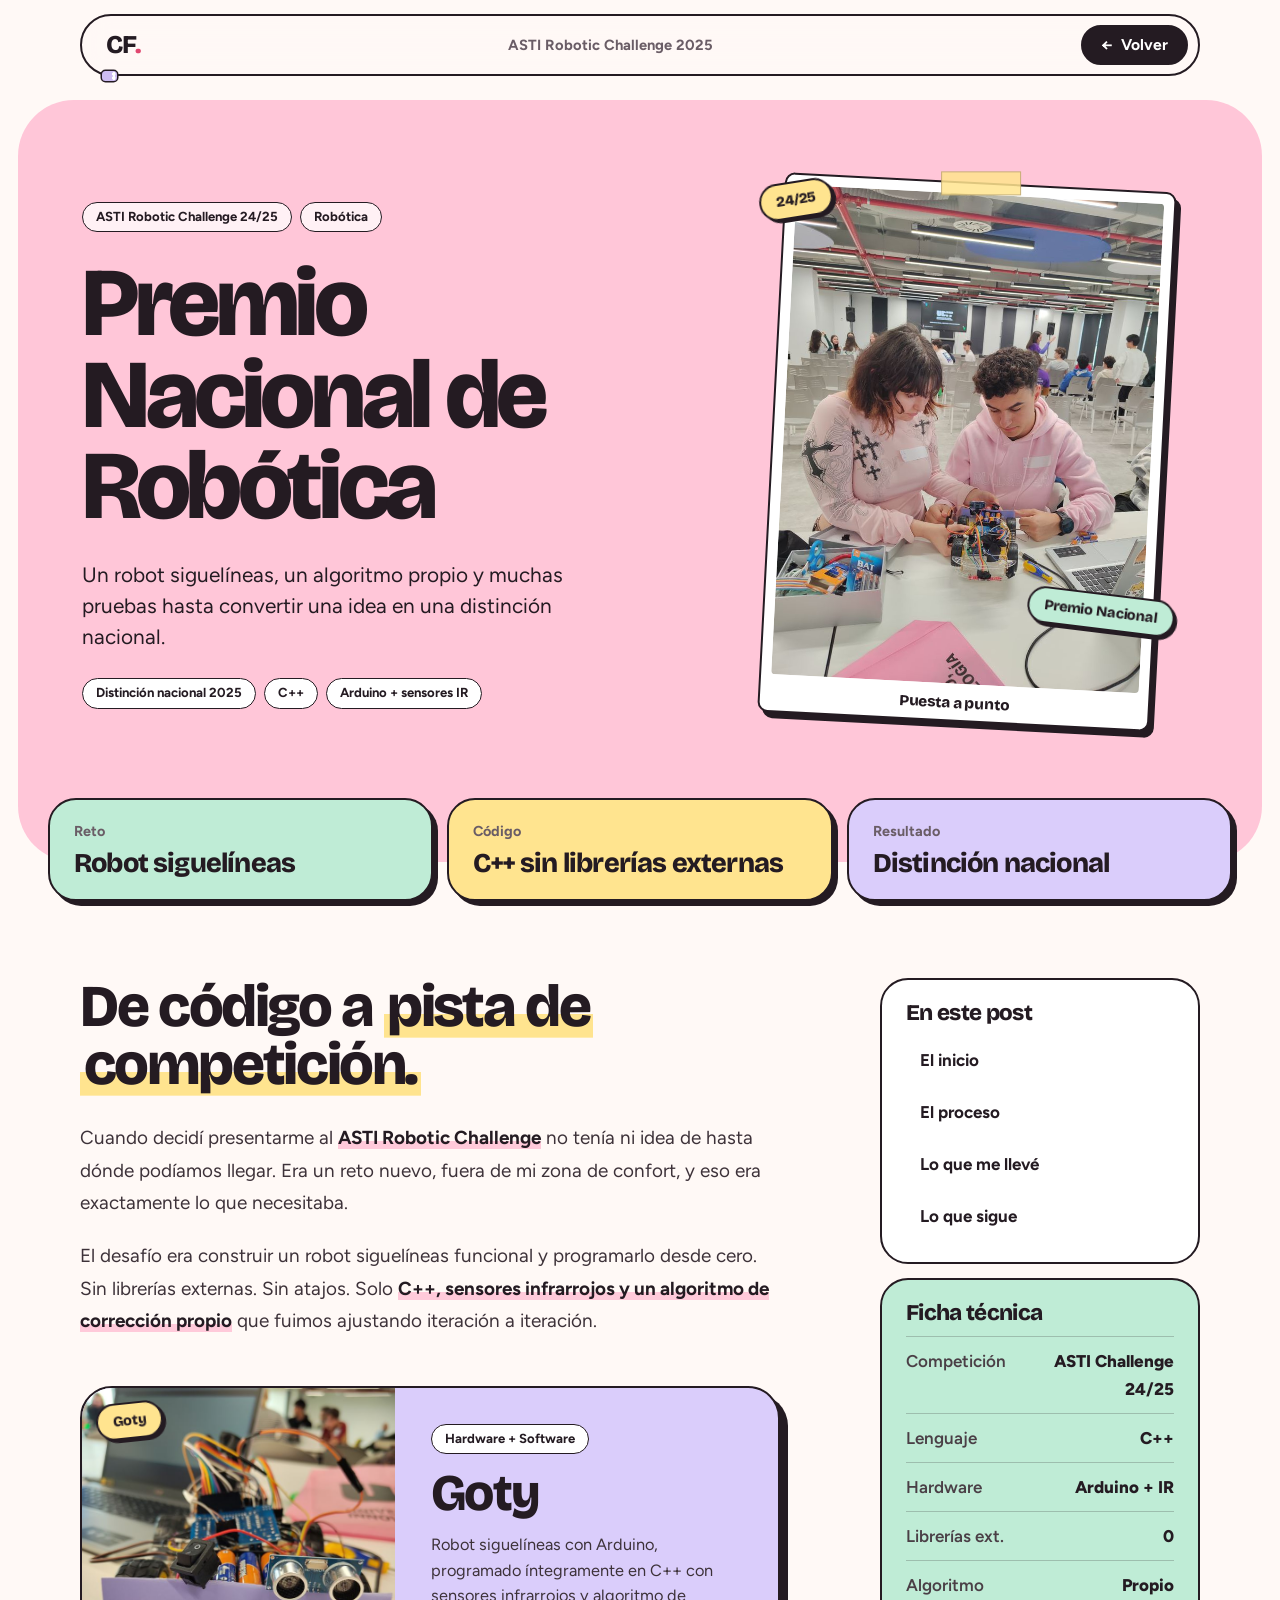
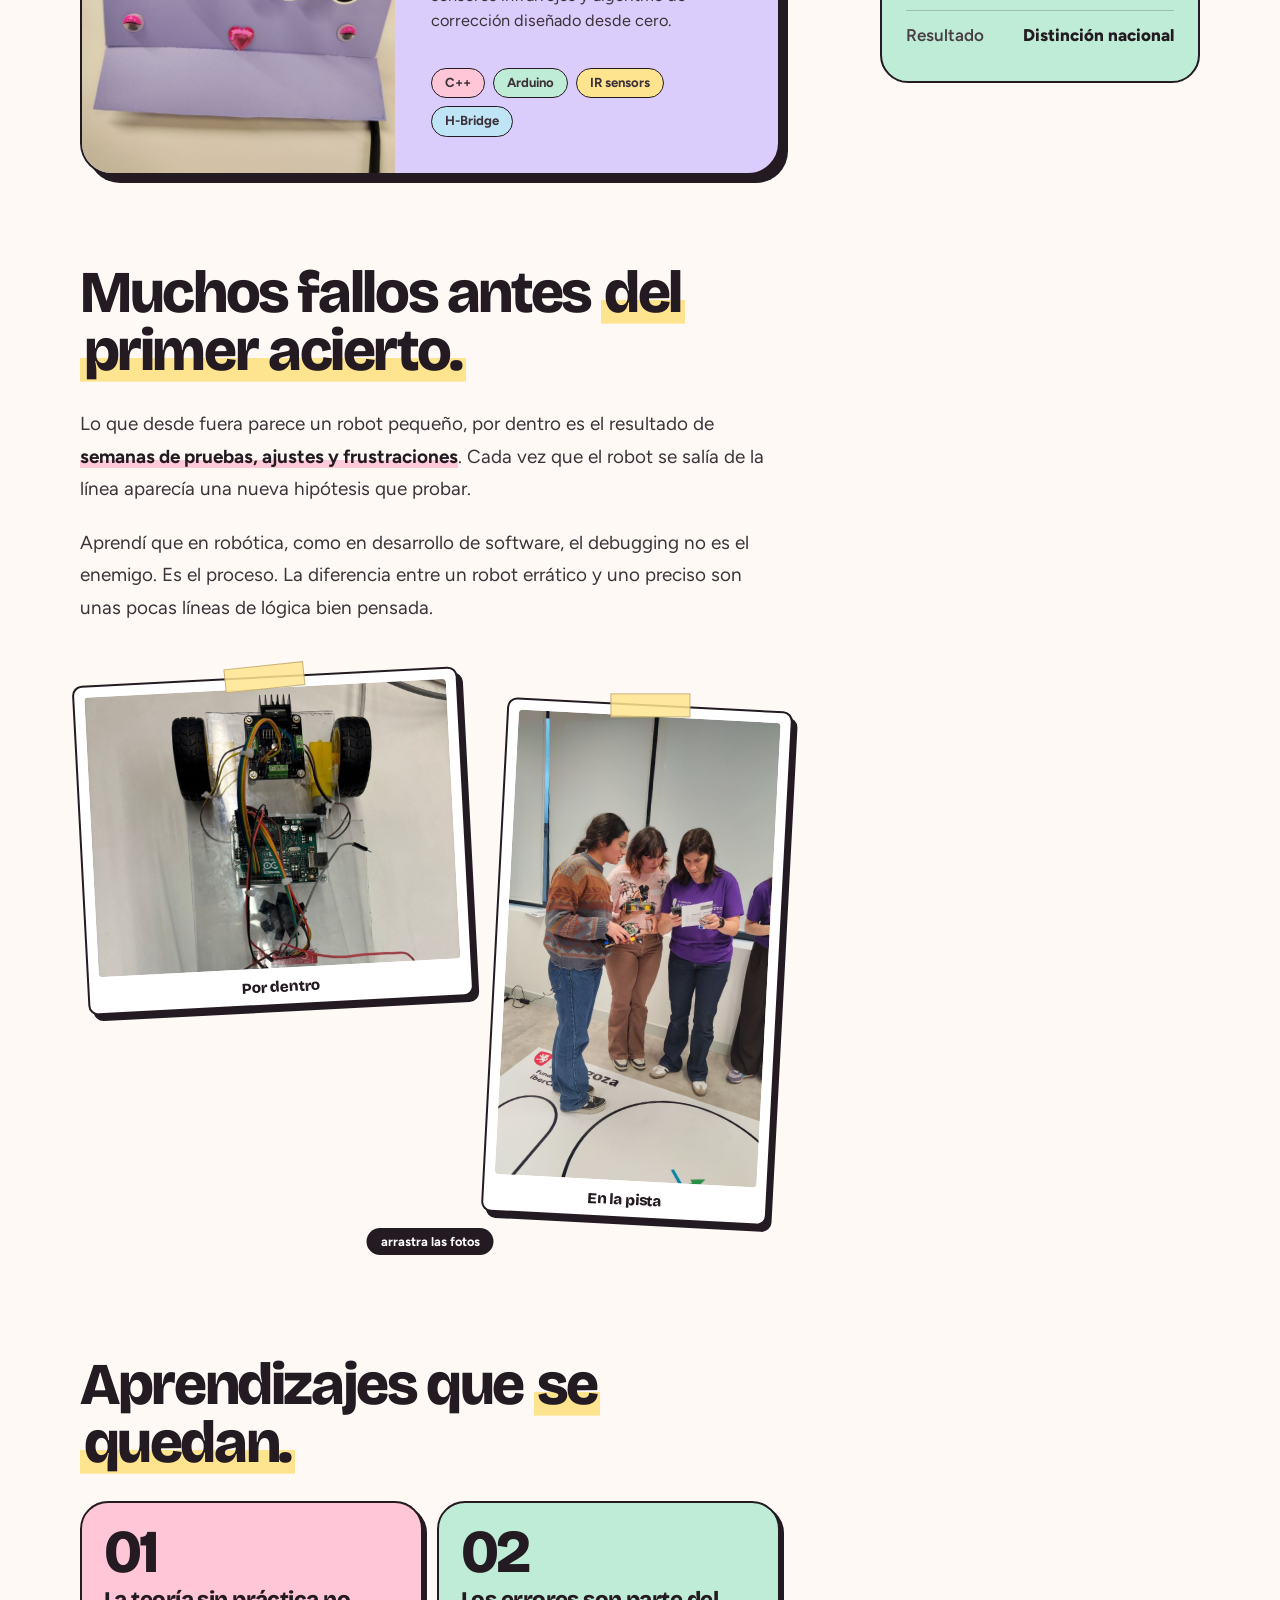
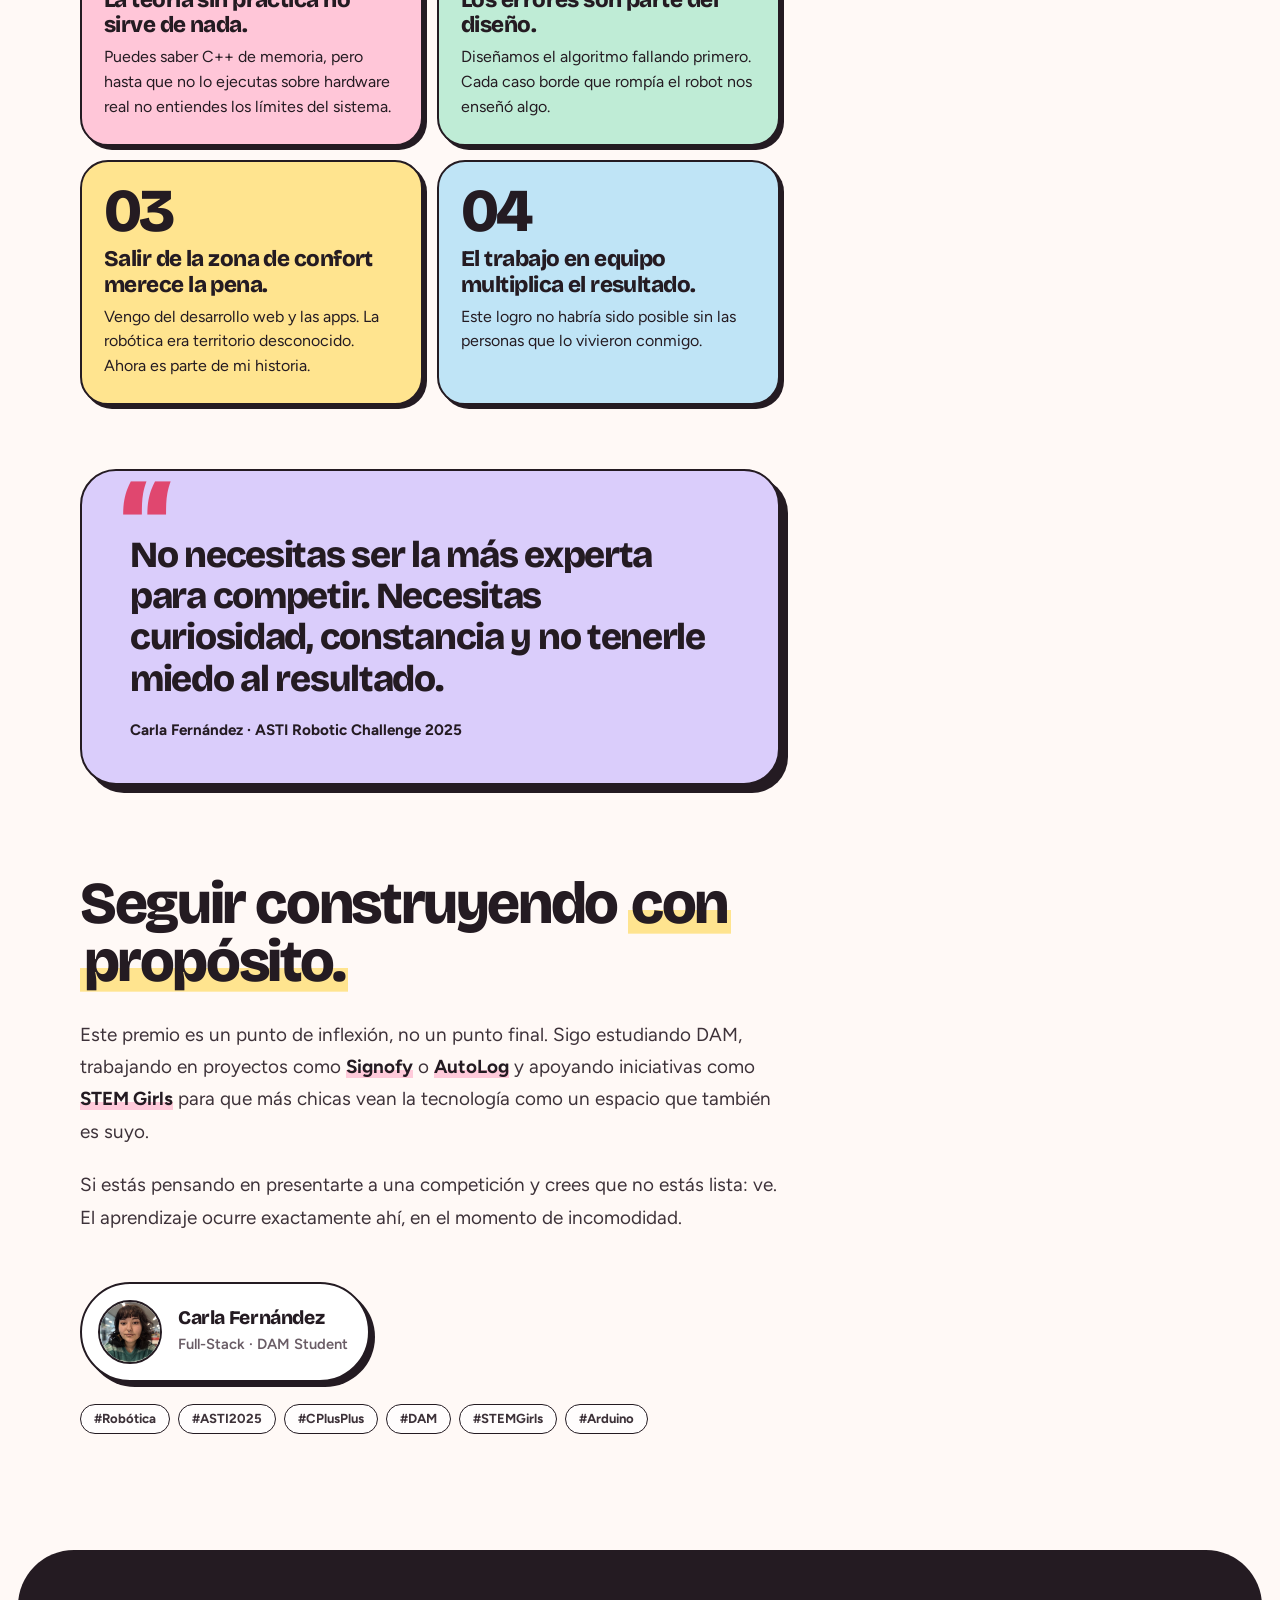
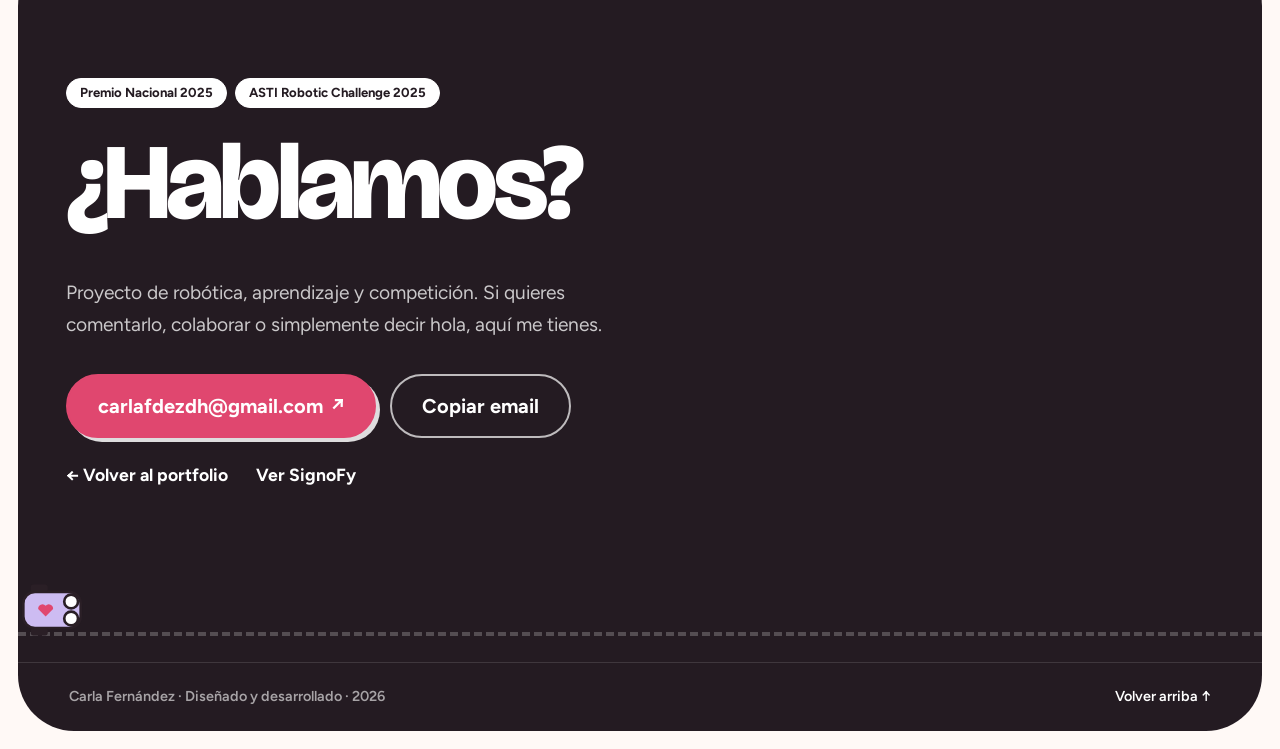
<file: post_asti.html>
<!DOCTYPE html>
<html lang="es">
<head>
  <meta charset="UTF-8">
  <meta name="viewport" content="width=device-width, initial-scale=1">
  <title>ASTI Robotic Challenge 2025 · Carla Fernández</title>
  <meta name="description" content="Post de Carla Fernández sobre el ASTI Robotic Challenge 2025, un robot siguelíneas programado en C++ y premiado con distinción nacional.">
  <meta name="theme-color" content="#ffc6d8">
  <meta property="og:type" content="article">
  <meta property="og:title" content="Premio Nacional de Robótica · ASTI Robotic Challenge 2025">
  <meta property="og:description" content="Un robot siguelíneas, un algoritmo propio y muchas pruebas hasta convertir una idea en una distinción nacional.">
  <link rel="icon" href="data:image/svg+xml,%3Csvg xmlns='http://www.w3.org/2000/svg' viewBox='0 0 64 64'%3E%3Crect width='64' height='64' rx='18' fill='%23241b22'/%3E%3Ctext x='29' y='43' font-family='Arial Black,sans-serif' font-weight='900' font-size='26' text-anchor='middle' fill='%23fff'%3ECF%3C/text%3E%3Ccircle cx='49' cy='43' r='4' fill='%23e0476f'/%3E%3C/svg%3E">
  <script>(function(){var r=document.documentElement;if(matchMedia("(prefers-reduced-motion: reduce)").matches)return;r.classList.add("anim");setTimeout(function(){if(!window.__ready)r.classList.remove("anim")},4000)})()</script>
  <link rel="preconnect" href="https://fonts.googleapis.com">
  <link rel="preconnect" href="https://fonts.gstatic.com" crossorigin>
  <link href="https://fonts.googleapis.com/css2?family=Bricolage+Grotesque:opsz,wght@12..96,500;12..96,700;12..96,800&family=Figtree:wght@400;500;600;700&display=swap" rel="stylesheet">
  <link rel="stylesheet" href="styles/home.css?v=3">
  <link rel="stylesheet" href="styles/story.css?v=2">
  <script src="story.js?v=1" defer></script>
</head>
<body class="story">
<div class="toast" id="toast" role="status" aria-live="polite"></div>
<a class="skip" href="#inicio">Saltar al artículo</a>

<!-- ───────── Barra superior ───────── -->
<header class="nav" id="nav">
  <a class="logo" href="index.html" aria-label="Carla Fernández, inicio">CF<i>.</i></a>
  <span class="nav-title">ASTI Robotic Challenge 2025</span>
  <a class="btn btn-ink nav-back" id="back" href="index.html#journal"><span aria-hidden="true">←</span> Volver</a>
  <span class="nav-progress" aria-hidden="true"></span><span class="nav-bot" aria-hidden="true"></span>
</header>

<main>

<!-- ───────── Portada del artículo ───────── -->
<header class="s-hero">
  <div class="s-hero-text">
    <p class="chips" data-r><span class="chip">ASTI Robotic Challenge 24/25</span><span class="chip">Robótica</span></p>
    <h1 data-r style="--d:80ms">Premio Nacional de Robótica</h1>
    <p class="intro" data-r style="--d:160ms">Un robot siguelíneas, un algoritmo propio y muchas pruebas hasta convertir una idea en una distinción nacional.</p>
    <p class="chips pills" data-r style="--d:240ms"><span class="chip chip-w">Distinción nacional 2025</span><span class="chip chip-w">C++</span><span class="chip chip-w">Arduino + sensores IR</span></p>
  </div>
  <div class="s-hero-art" data-r="pop" style="--d:200ms">
    <figure class="pola drag p-hero" data-rot="3"><img src="images/asti3-700.jpg" alt="Dos personas montando y ajustando el robot sobre una mesa" width="700" height="933" fetchpriority="high" draggable="false"><figcaption>Puesta a punto</figcaption></figure>
    <span class="sticker drag s-a" data-rot="-9" aria-hidden="true">24/25</span>
    <span class="sticker drag s-b" data-rot="7" aria-hidden="true">Premio Nacional</span>
  </div>
</header>

<!-- Resumen -->
<section class="sum" aria-label="Resumen">
  <div class="sum-tile t-mint" data-r="pop"><span>Reto</span><b>Robot siguelíneas</b></div>
  <div class="sum-tile t-butter" data-r="pop" style="--d:90ms"><span>Código</span><b>C++ sin librerías externas</b></div>
  <div class="sum-tile t-lav" data-r="pop" style="--d:180ms"><span>Resultado</span><b>Distinción nacional</b></div>
</section>

<div class="story-grid">

  <nav class="toc-bar" id="toc-bar" aria-label="Secciones del post">
  <a class="toc-chip" href="#inicio">El inicio</a>
  <a class="toc-chip" href="#proceso">El proceso</a>
  <a class="toc-chip" href="#aprendizajes">Lo que me llevé</a>
  <a class="toc-chip" href="#siguiente">Lo que sigue</a>
</nav>

  <article class="article">

    <section class="s-sec" id="inicio">
      <h2 data-r>De código a <span class="mark">pista de competición.</span></h2>
      <p data-r>Cuando decidí presentarme al <strong>ASTI Robotic Challenge</strong> no tenía ni idea de hasta dónde podíamos llegar. Era un reto nuevo, fuera de mi zona de confort, y eso era exactamente lo que necesitaba.</p>
      <p data-r>El desafío era construir un robot siguelíneas funcional y programarlo desde cero. Sin librerías externas. Sin atajos. Solo <strong>C++, sensores infrarrojos y un algoritmo de corrección propio</strong> que fuimos ajustando iteración a iteración.</p>

      <figure class="goty" data-r="pop">
        <div class="goty-img">
          <img src="images/asti1-700.jpg" alt="Goty, el robot siguelíneas, con una carita de papel lila" width="700" height="933" loading="lazy">
          <span class="sticker drag" data-rot="-6" style="left:14px;top:14px;background:var(--butter)" aria-hidden="true">Goty</span>
        </div>
        <figcaption class="goty-text">
          <span class="chip chip-w">Hardware + Software</span>
          <h3>Goty</h3>
          <p>Robot siguelíneas con Arduino, programado íntegramente en C++ con sensores infrarrojos y algoritmo de corrección diseñado desde cero.</p>
          <p class="chips"><span class="chip c1">C++</span><span class="chip c2">Arduino</span><span class="chip c3">IR sensors</span><span class="chip c4">H-Bridge</span></p>
        </figcaption>
      </figure>
    </section>

    <aside class="spec spec-inline" aria-label="Ficha técnica"><h2>Ficha técnica</h2>
      <dl>
        <div><dt>Competición</dt><dd>ASTI Challenge 24/25</dd></div>
        <div><dt>Lenguaje</dt><dd>C++</dd></div>
        <div><dt>Hardware</dt><dd>Arduino + IR</dd></div>
        <div><dt>Librerías ext.</dt><dd>0</dd></div>
        <div><dt>Algoritmo</dt><dd>Propio</dd></div>
        <div><dt>Resultado</dt><dd>Distinción nacional</dd></div>
      </dl></aside>

    <section class="s-sec" id="proceso">
      <h2 data-r>Muchos fallos antes <span class="mark">del primer acierto.</span></h2>
      <p data-r>Lo que desde fuera parece un robot pequeño, por dentro es el resultado de <strong>semanas de pruebas, ajustes y frustraciones</strong>. Cada vez que el robot se salía de la línea aparecía una nueva hipótesis que probar.</p>
      <p data-r>Aprendí que en robótica, como en desarrollo de software, el debugging no es el enemigo. Es el proceso. La diferencia entre un robot errático y uno preciso son unas pocas líneas de lógica bien pensada.</p>

      <div class="polas-in" aria-label="Fotos del robot y de la pista (arrastrables)">
        <figure class="pola drag" data-rot="-3"><img src="images/robot-1000.jpg" alt="Robot siguelíneas visto desde arriba con su electrónica" width="1000" height="774" loading="lazy" draggable="false"><figcaption>Por dentro</figcaption></figure>
        <figure class="pola drag" data-rot="3"><img src="images/asti2-700.jpg" alt="Equipo preparando la prueba junto a la pista" width="700" height="1244" loading="lazy" draggable="false"><figcaption>En la pista</figcaption></figure>
        <span class="drag-hint" aria-hidden="true">arrastra las fotos</span>
      </div>
    </section>

    <section class="s-sec" id="aprendizajes">
      <h2 data-r>Aprendizajes que <span class="mark">se quedan.</span></h2>
      <div class="learn">
        <article class="lcard l1" data-r="pop"><b class="ln">01</b><h3>La teoría sin práctica no sirve de nada.</h3><p>Puedes saber C++ de memoria, pero hasta que no lo ejecutas sobre hardware real no entiendes los límites del sistema.</p></article>
        <article class="lcard l2" data-r="pop" style="--d:80ms"><b class="ln">02</b><h3>Los errores son parte del diseño.</h3><p>Diseñamos el algoritmo fallando primero. Cada caso borde que rompía el robot nos enseñó algo.</p></article>
        <article class="lcard l3" data-r="pop" style="--d:160ms"><b class="ln">03</b><h3>Salir de la zona de confort merece la pena.</h3><p>Vengo del desarrollo web y las apps. La robótica era territorio desconocido. Ahora es parte de mi historia.</p></article>
        <article class="lcard l4" data-r="pop" style="--d:240ms"><b class="ln">04</b><h3>El trabajo en equipo multiplica el resultado.</h3><p>Este logro no habría sido posible sin las personas que lo vivieron conmigo.</p></article>
      </div>

      <blockquote class="pq" data-r="pop">
        <p>No necesitas ser la más experta para competir. Necesitas curiosidad, constancia y no tenerle miedo al resultado.</p>
        <footer>Carla Fernández · ASTI Robotic Challenge 2025</footer>
      </blockquote>
    </section>

    <section class="s-sec" id="siguiente">
      <h2 data-r>Seguir construyendo <span class="mark">con propósito.</span></h2>
      <p data-r>Este premio es un punto de inflexión, no un punto final. Sigo estudiando DAM, trabajando en proyectos como <a class="tlink" href="signofy/"><strong>Signofy</strong></a> o <a class="tlink" href="https://github.com/Raul06lp/AutoLog" target="_blank" rel="noopener"><strong>AutoLog</strong></a> y apoyando iniciativas como <strong>STEM Girls</strong> para que más chicas vean la tecnología como un espacio que también es suyo.</p>
      <p data-r>Si estás pensando en presentarte a una competición y crees que no estás lista: ve. El aprendizaje ocurre exactamente ahí, en el momento de incomodidad.</p>

      <div class="author" data-r="pop">
        <img src="images/yo-900.jpg" alt="Carla Fernández" width="900" height="1100" loading="lazy">
        <div><b>Carla Fernández</b><span>Full-Stack · DAM Student</span></div>
      </div>
      <p class="chips tags" data-r><span class="chip">#Robótica</span><span class="chip">#ASTI2025</span><span class="chip">#CPlusPlus</span><span class="chip">#DAM</span><span class="chip">#STEMGirls</span><span class="chip">#Arduino</span></p>
    </section>

  </article>

  <!-- Barra lateral (solo escritorio) -->
  <aside class="side" aria-label="Información del post">
    <div class="card-s c-toc">
      <h2>En este post</h2>
      <nav class="toc" id="toc" aria-label="Secciones del post">
        <a href="#inicio">El inicio</a>
        <a href="#proceso">El proceso</a>
        <a href="#aprendizajes">Lo que me llevé</a>
        <a href="#siguiente">Lo que sigue</a>
      </nav>
    </div>
    <div class="spec"><h2>Ficha técnica</h2>
      <dl>
        <div><dt>Competición</dt><dd>ASTI Challenge 24/25</dd></div>
        <div><dt>Lenguaje</dt><dd>C++</dd></div>
        <div><dt>Hardware</dt><dd>Arduino + IR</dd></div>
        <div><dt>Librerías ext.</dt><dd>0</dd></div>
        <div><dt>Algoritmo</dt><dd>Propio</dd></div>
        <div><dt>Resultado</dt><dd>Distinción nacional</dd></div>
      </dl></div>
  </aside>

</div>

<!-- ───────── Cierre ───────── -->
<section class="sec sec-ink end" id="contact">
  <div class="wrap contact">
    <p class="chips"><span class="chip">Premio Nacional 2025</span><span class="chip">ASTI Robotic Challenge 2025</span></p>
    <h2 class="big-title">¿Hablamos?</h2>
    <p class="sub">Proyecto de robótica, aprendizaje y competición. Si quieres comentarlo, colaborar o simplemente decir hola, aquí me tienes.</p>
    <div class="mail-row">
      <a class="btn btn-rose btn-xl" href="mailto:carlafdezdh@gmail.com">carlafdezdh@gmail.com <span aria-hidden="true">↗</span></a>
      <button class="btn btn-ghost-w btn-xl" type="button" id="copy-mail">Copiar email</button>
    </div>
    <p class="links"><a href="index.html">← Volver al portfolio</a><a href="signofy/">Ver SignoFy</a></p>
  </div>
  <div class="road" aria-hidden="true"><span class="road-line"></span><span class="road-bot"></span></div>
</section>

</main>

<footer class="foot">
  <p>Carla Fernández · Diseñado y desarrollado · 2026</p>
  <a class="totop" href="#" id="totop">Volver arriba <span aria-hidden="true">↑</span></a>
</footer>

</body>
</html>
</file>
<file: signofy/css/style.css>
/* ==========================================================
   SignoFy · identidad tomada del logo
   azul #3c9cc0 · verde #84b454 · gris carbón #3c3c3c
   ========================================================== */
:root {
  --paper: #f5fafc;
  --mist: #e9f3f8;
  --leaf: #edf5e1;
  --line: #d8e5eb;
  --ink: #2f3236;
  --ink-2: #565d65;
  --blue: #3c9cc0;
  --blue-d: #1d6f90;
  --green: #84b454;
  --green-d: #4f7a27;
  --night: #13303d;
  --night-2: #1d4254;
  --warn: #b3402a;
  --serif: 'Fraunces', 'Iowan Old Style', Georgia, serif;
  --sans: 'Figtree', system-ui, -apple-system, 'Segoe UI', Roboto, sans-serif;
  --ease: cubic-bezier(.2, .8, .2, 1);
  --pad: clamp(20px, 5vw, 56px);
  --maxw: 1200px;
  --gutter: max(var(--pad), calc((100vw - var(--maxw)) / 2));
}

*, *::before, *::after { box-sizing: border-box; }
html { scroll-behavior: smooth; scroll-padding-top: 88px; -webkit-text-size-adjust: 100%; }
body { margin: 0; background: var(--paper); color: var(--ink); font: 400 1.0625rem/1.65 var(--sans); overflow-x: hidden; }
img, svg { max-width: 100%; }
a { color: inherit; text-decoration: none; }
button, input, select, textarea { font: inherit; color: inherit; }
h1, h2, h3, h4, p, ul, ol { margin: 0; }
ul, ol { padding: 0; list-style: none; }
:focus-visible { outline: 3px solid rgba(60, 156, 192, .6); outline-offset: 3px; border-radius: 6px; }

.skip { position: absolute; left: 12px; top: -60px; z-index: 100; padding: 10px 16px; background: var(--ink); color: #fff; border-radius: 10px; }
.skip:focus { top: 12px; }
.only-m { display: none; }
.ic { width: 1.25em; height: 1.25em; fill: none; stroke: currentColor; stroke-width: 1.7; stroke-linecap: round; stroke-linejoin: round; flex: none; }
.wrap { width: min(var(--maxw), 100% - 2 * var(--pad)); margin-inline: auto; }

/* ---------- Tipografía ---------- */
h1, h2, h3 { font-family: var(--serif); font-variation-settings: 'SOFT' 100, 'opsz' 144; font-weight: 340; letter-spacing: -.015em; }
h1 { font-size: clamp(2.7rem, 6.2vw, 5.4rem); line-height: 1.02; letter-spacing: -.025em; }
h2 { font-size: clamp(2rem, 4.2vw, 3.5rem); line-height: 1.08; }
h3 { font-weight: 420; }
.sub { margin-top: 1.25rem; color: var(--ink-2); font-size: 1.125rem; max-width: 38rem; }
.link { color: var(--blue-d); text-decoration: underline; text-decoration-thickness: 1.5px; text-underline-offset: 3px; }
@media (hover: hover) and (pointer: fine) { .link:hover { color: var(--ink); } }
.wordmark { font: 800 1.55rem/1 var(--sans); letter-spacing: -.035em; color: var(--ink); }
.wordmark b { color: var(--blue-d); font-weight: 800; }
.wordmark.sm { font-size: 1.05rem; }

/* ---------- Botones y etiquetas ---------- */
.btn { display: inline-flex; align-items: center; justify-content: center; gap: 8px; padding: 12px 22px; border-radius: 99px; border: 1.5px solid transparent; font: 700 .95rem/1.2 var(--sans); cursor: pointer; white-space: nowrap;
  transition: transform .3s cubic-bezier(.3, 1.5, .5, 1), background .25s, box-shadow .3s, border-color .25s; }
.btn:active { transform: scale(.97); }
.btn-solid { background: var(--blue-d); color: #fff; }
@media (hover: hover) and (pointer: fine) { .btn-solid:hover { background: #17607d; transform: translateY(-2px); box-shadow: 0 14px 26px -12px rgba(29, 111, 144, .7); } }
.btn-ghost { border-color: var(--line); background: transparent; color: var(--ink); }
@media (hover: hover) and (pointer: fine) { .btn-ghost:hover { background: var(--mist); border-color: var(--blue); transform: translateY(-2px); } }
.btn-lg { padding: 16px 28px; font-size: 1rem; }
.btn-sm { padding: 9px 16px; font-size: .88rem; }
.btn-block { width: 100%; }

.pill { display: inline-flex; align-items: center; gap: 10px; padding: 8px 16px; border-radius: 99px; background: #fff; border: 1px solid var(--line); font-size: .9rem; font-weight: 600; color: var(--ink-2); }
.dot { width: 9px; height: 9px; border-radius: 50%; background: var(--green); flex: none; }
.dot-pulse { box-shadow: 0 0 0 0 rgba(132, 180, 84, .6); animation: pulse 2.2s infinite; }
@keyframes pulse { 70% { box-shadow: 0 0 0 10px rgba(132, 180, 84, 0); } 100% { box-shadow: 0 0 0 0 rgba(132, 180, 84, 0); } }

.status { display: inline-flex; align-items: center; gap: 8px; padding: 5px 12px; border-radius: 99px; font-size: .8rem; font-weight: 700; line-height: 1.3; }
.status i { width: 8px; height: 8px; border-radius: 50%; flex: none; }
.s-dev { background: var(--leaf); color: var(--green-d); }
.s-dev i { background: var(--green); animation: pulse 2.2s infinite; }
.s-soon { background: var(--mist); color: var(--blue-d); }
.s-soon i { background: var(--blue); }
.s-plan { border: 1px dashed #b4c5ce; color: var(--ink-2); }
.s-plan i { border: 1.5px solid #8ea1ac; }

/* ---------- Navegación ---------- */
.nav { position: fixed; inset: 0 0 auto 0; z-index: 50; height: 72px; display: flex; align-items: center; justify-content: space-between; gap: 24px; padding: 0 var(--gutter); transition: background .35s, box-shadow .35s; }
.nav.scrolled { background: rgba(245, 250, 252, .86); backdrop-filter: blur(14px); -webkit-backdrop-filter: blur(14px); box-shadow: 0 1px 0 var(--line); }
.brand { display: flex; align-items: center; gap: 10px; }
.brand-mark { width: 44px; height: auto; transition: transform .5s cubic-bezier(.3, 1.6, .5, 1); }
@media (hover: hover) and (pointer: fine) { .brand:hover .brand-mark { transform: scale(1.12) rotate(-3deg); } }
.nav-links { display: flex; gap: clamp(14px, 2.4vw, 34px); margin-left: auto; font-weight: 600; font-size: .95rem; color: var(--ink-2); }
.nav-links a { position: relative; padding: 6px 0; transition: color .2s; }
.nav-links a::after { content: ''; position: absolute; left: 0; right: 0; bottom: 0; height: 2px; border-radius: 2px; background: var(--blue); transform: scaleX(0); transform-origin: left; transition: transform .35s var(--ease); }
.nav-links a.on { color: var(--ink); }
@media (hover: hover) and (pointer: fine) { .nav-links a:hover { color: var(--ink); } }
.nav-links a.on::after { transform: scaleX(1); }
@media (hover: hover) and (pointer: fine) { .nav-links a:hover::after { transform: scaleX(1); } }
.burger { display: none; width: 44px; height: 44px; border: 0; background: none; cursor: pointer; position: relative; }
.burger span { position: absolute; left: 11px; right: 11px; height: 2px; border-radius: 2px; background: var(--ink); transition: transform .35s var(--ease), top .35s var(--ease); }
.burger span:first-child { top: 18px; }
.burger span:last-child { top: 25px; }
.nav.open .burger span:first-child { top: 21px; transform: rotate(45deg); }
.nav.open .burger span:last-child { top: 21px; transform: rotate(-45deg); }

/* ---------- Portada ---------- */
.hero { min-height: 100svh; padding: 120px 0 64px; width: min(var(--maxw), 100% - 2 * var(--pad)); margin-inline: auto; display: grid; grid-template-columns: minmax(0, 1.05fr) minmax(0, .95fr); gap: clamp(24px, 5vw, 72px); align-items: center; }
.hero-copy { display: grid; gap: 28px; justify-items: start; }
.hero-copy .lead { font-size: 1.2rem; color: var(--ink-2); max-width: 33rem; }
.cta-row { display: flex; flex-wrap: wrap; gap: 12px; }
.hero-note { max-width: 33rem; padding-left: 18px; border-left: 3px solid var(--green); font-size: .95rem; color: var(--ink-2); }
.hero-art { position: relative; aspect-ratio: 1 / 1; display: grid; place-items: center; width: 100%; }
.hero-disc { position: absolute; inset: 3%; border-radius: 50%; background: radial-gradient(circle at 50% 45%, #fff 0, var(--mist) 62%, rgba(233, 243, 248, 0) 72%); }
.hands { position: relative; width: 100%; max-width: none; height: auto; overflow: visible; translate: calc(var(--px, 0) * 12px) calc(var(--py, 0) * 9px); transition: translate .5s var(--ease); }
.ring { position: absolute; left: 50%; top: 50%; width: 64%; aspect-ratio: 1; border-radius: 50%; border: 1.5px solid var(--blue); opacity: 0; transform: translate(-50%, -50%) scale(.55); pointer-events: none; }
.ring.r2 { border-color: var(--green); }
.ring.r3 { border-color: var(--blue); }

.m { fill: none; stroke: #fff; stroke-width: 30; stroke-linecap: round; stroke-linejoin: round; }
.js .hands .m { stroke-dasharray: calc(var(--l) * 1px); stroke-dashoffset: calc(var(--l) * 1px); animation: draw var(--t) cubic-bezier(.55, 0, .25, 1) var(--dl) forwards; }
@keyframes draw { to { stroke-dashoffset: 0; } }
.js .hands { animation: beat 1s var(--ease) 3.1s both; transform-origin: 50% 55%; }
@keyframes beat { 30% { transform: scale(1.045); } 60% { transform: scale(.99); } }
.js .ring { animation: ripple 3s ease-out 3.1s 2 both; }
.js .ring.r2 { animation-delay: 3.45s; }
.js .ring.r3 { animation-delay: 3.8s; }
@keyframes ripple { 0% { opacity: .7; transform: translate(-50%, -50%) scale(.55); } 100% { opacity: 0; transform: translate(-50%, -50%) scale(1.55); } }
.js .hero-copy > * { animation: up .9s var(--ease) both; }
.js .hero-copy > :nth-child(1) { animation-delay: .15s; }
.js .hero-copy > :nth-child(2) { animation-delay: .27s; }
.js .hero-copy > :nth-child(3) { animation-delay: .4s; }
.js .hero-copy > :nth-child(4) { animation-delay: .52s; }
.js .hero-copy > :nth-child(5) { animation-delay: .64s; }
@keyframes up { from { opacity: 0; transform: translateY(22px); } }

/* ---------- Secciones ---------- */
.sec { padding: clamp(72px, 10vw, 140px) 0; }
.sec-tint { background: var(--mist); }
.sec-head { margin-bottom: clamp(40px, 6vw, 72px); max-width: 44rem; }
.split { display: grid; grid-template-columns: minmax(0, 5fr) minmax(0, 7fr); gap: clamp(32px, 6vw, 96px); align-items: start; }
.split-head { position: sticky; top: 116px; }

/* ---------- Transparencia ---------- */
.statement-sec { padding-top: clamp(40px, 6vw, 80px); }
.statement { font: 340 clamp(1.7rem, 3.5vw, 3rem)/1.25 var(--serif); font-variation-settings: 'SOFT' 100, 'opsz' 144; letter-spacing: -.015em; max-width: 56rem; }
.statement .w { transition: opacity .25s linear; }
.statement-grid { display: grid; grid-template-columns: minmax(0, 1fr) minmax(0, 1fr); gap: clamp(28px, 6vw, 96px); margin-top: clamp(40px, 6vw, 72px); align-items: start; }
.statement-side { color: var(--ink-2); max-width: 32rem; }
.checks { display: grid; gap: 0; border-top: 1px solid var(--line); }
.checks li { display: flex; align-items: center; gap: 14px; padding: 14px 0; border-bottom: 1px solid var(--line); font-weight: 600; }
.checks .ic { width: 28px; height: 28px; padding: 5px; border-radius: 50%; background: var(--leaf); color: var(--green-d); stroke-width: 2.4; }
.js .checks .ic path { stroke-dasharray: 24; stroke-dashoffset: 24; transition: stroke-dashoffset .6s var(--ease) calc(var(--d, 0ms) + .25s); }
.js .checks.in .ic path { stroke-dashoffset: 0; }
.js .checks li { opacity: 0; transform: translateX(-12px); transition: opacity .6s var(--ease) var(--d, 0ms), transform .6s var(--ease) var(--d, 0ms); }
.js .checks.in li { opacity: 1; transform: none; }

/* ---------- La idea ---------- */
.principles { display: grid; }
.principle { position: relative; display: flex; gap: 22px; padding: 34px 0; }
.principle::before { content: ''; position: absolute; left: 0; right: 0; top: 0; height: 1px; background: var(--line); transform-origin: left; }
.principle:last-child { padding-bottom: 0; }
.principle h3 { font-size: 1.55rem; line-height: 1.2; margin-bottom: 10px; }
.principle p { color: var(--ink-2); max-width: 32rem; }
.p-icon { width: 60px; height: 60px; border-radius: 50%; display: grid; place-items: center; flex: none; transition: transform .5s cubic-bezier(.3, 1.6, .5, 1); }
.p-icon .ic { width: 28px; height: 28px; }
.p-icon.blue { background: var(--mist); color: var(--blue-d); }
.p-icon.green { background: var(--leaf); color: var(--green-d); }
@media (hover: hover) and (pointer: fine) { .principle:hover .p-icon { transform: rotate(-8deg) scale(1.08); } }
.js .principle::before { transform: scaleX(0); transition: transform 1.2s var(--ease) var(--d, 0ms); }
.js .principle > * { opacity: 0; transform: translateY(18px); transition: opacity .8s var(--ease) calc(var(--d, 0ms) + .2s), transform .8s var(--ease) calc(var(--d, 0ms) + .2s); }
.js .principle.in::before { transform: scaleX(1); }
.js .principle.in > * { opacity: 1; transform: none; }
.js .principle.in > .p-icon { transition: transform .5s cubic-bezier(.3, 1.6, .5, 1), opacity .8s var(--ease) calc(var(--d, 0ms) + .2s); }

/* ---------- Cómo funciona ---------- */
.how { display: grid; grid-template-columns: minmax(0, 340px) minmax(0, 1fr); gap: clamp(32px, 8vw, 128px); align-items: start; }
.how-phone { position: sticky; top: max(96px, calc(50vh - 340px)); justify-self: center; }
.phone { position: relative; width: 300px; height: 610px; padding: 11px; border-radius: 46px; background: var(--ink); box-shadow: 0 40px 70px -34px rgba(19, 48, 61, .55), inset 0 0 0 2px rgba(255, 255, 255, .08); }
.phone-notch { position: absolute; z-index: 3; top: 20px; left: 50%; width: 84px; height: 22px; border-radius: 99px; background: var(--ink); transform: translateX(-50%); }
.screens { position: relative; height: 100%; border-radius: 36px; overflow: hidden; background: #fff; }
.phone-cap { margin-top: 18px; text-align: center; font-size: .85rem; color: var(--ink-2); }
.screen { position: absolute; inset: 0; display: flex; flex-direction: column; gap: 14px; padding: 58px 20px 22px; opacity: 0; transform: translateY(16px) scale(.985); pointer-events: none; transition: opacity .45s linear, transform .7s var(--ease); }
.screen.is-on { opacity: 1; transform: none; pointer-events: auto; }
.s-bar { margin-bottom: 6px; }
.s-title { font: 420 1.45rem/1.2 var(--serif); font-variation-settings: 'SOFT' 100; letter-spacing: -.01em; }
.s-title-2 { margin-top: 6px; font-size: 1.15rem; }
.s-choices { display: grid; gap: 9px; }
.s-choice { text-align: left; padding: 13px 15px; border-radius: 14px; border: 1.5px solid var(--line); background: #fff; font-weight: 600; font-size: .95rem; cursor: pointer; transition: border-color .2s, background .2s; }
.s-choice.on { border-color: var(--blue); background: var(--mist); color: var(--blue-d); }
.s-chips { display: flex; gap: 8px; }
.s-chips span { flex: 1; text-align: center; padding: 10px 0; border-radius: 12px; border: 1.5px solid var(--line); font-weight: 700; font-size: .9rem; }
.s-chips .on { background: var(--blue-d); border-color: var(--blue-d); color: #fff; }
.s-cta { margin-top: auto; padding: 14px; border-radius: 14px; background: var(--blue-d); color: #fff; font-weight: 700; text-align: center; }
.s-top { display: flex; align-items: center; gap: 12px; }
.s-x { font-size: 1.5rem; line-height: 1; color: var(--ink-2); }
.s-prog { flex: 1; height: 9px; border-radius: 99px; background: var(--mist); overflow: hidden; }
.s-prog i { display: block; height: 100%; width: var(--w); border-radius: 99px; background: var(--green); }
.s-prog.big { height: 10px; margin: 10px 0 12px; }
.s-sign { display: grid; place-items: center; padding: 34px 12px; border-radius: 20px; background: var(--mist); }
.s-opts { display: grid; grid-template-columns: 1fr 1fr; gap: 9px; }
.s-opt { padding: 17px 8px; border-radius: 14px; border: 1.5px solid var(--line); background: #fff; font-weight: 700; cursor: pointer; transition: transform .25s cubic-bezier(.3, 1.5, .5, 1), border-color .2s, background .2s; }
@media (hover: hover) and (pointer: fine) { .s-opt:hover:not(:disabled) { border-color: var(--blue); transform: translateY(-2px); } }
.s-opt:disabled { cursor: default; }
.s-opt.ok { background: var(--leaf); border-color: var(--green); color: var(--green-d); animation: pop .5s cubic-bezier(.3, 1.6, .5, 1); }
.s-opt.bad { background: #fbeceb; border-color: #e3a89c; color: var(--warn); animation: shake .45s; }
@keyframes pop { 40% { transform: scale(1.08); } }
@keyframes shake { 25% { transform: translateX(-6px); } 50% { transform: translateX(5px); } 75% { transform: translateX(-3px); } }
.s-feedback { margin-top: auto; min-height: 58px; padding: 0 16px; border-radius: 16px; display: flex; align-items: center; gap: 8px; font-weight: 700; font-size: .95rem; transition: background .3s; }
.s-feedback:empty::before { content: 'Toca una respuesta'; color: var(--ink-2); font-weight: 500; }
.s-feedback.ok { color: var(--green-d); background: var(--leaf); }
.s-feedback.bad { color: var(--warn); background: #fbeceb; }
.s-feedback .xp { margin-left: auto; padding: 4px 10px; border-radius: 99px; background: var(--leaf); animation: pop .6s cubic-bezier(.3, 1.6, .5, 1); }
.s-ring { position: relative; width: 150px; margin: 6px auto 0; }
.s-ring svg { display: block; transform: rotate(-90deg); }
.s-ring circle { fill: none; stroke-width: 10; }
.s-ring .t { stroke: var(--mist); }
.s-ring .v { stroke: var(--blue); stroke-linecap: round; stroke-dasharray: 314; stroke-dashoffset: 314; transition: stroke-dashoffset 1.3s var(--ease) .3s; }
.screen.is-on .s-ring .v { stroke-dashoffset: 182; }
.s-ring div { position: absolute; inset: 0; display: grid; place-content: center; text-align: center; line-height: 1.1; }
.s-ring b { font: 420 2.1rem/1 var(--serif); }
.s-ring span { font-size: .75rem; color: var(--ink-2); }
.s-xp { display: flex; align-items: center; justify-content: center; gap: 8px; padding: 12px; border-radius: 14px; background: var(--leaf); color: var(--green-d); font-weight: 700; }
.s-streak { margin-top: auto; padding: 16px; border-radius: 18px; border: 1.5px solid var(--line); display: grid; gap: 12px; }
.s-streak-t { display: flex; align-items: center; gap: 8px; font-weight: 700; }
.s-streak-t .ic { color: #d2792b; }
.s-days, .days { display: flex; justify-content: space-between; gap: 6px; }
.s-days i, .days i { flex: 1; min-width: 0; max-width: 30px; aspect-ratio: 1; height: auto; border-radius: 50%; display: grid; place-items: center; font-style: normal; font-weight: 700; font-size: .78rem; background: var(--mist); color: var(--ink-2); }
.s-days .on, .days .on { background: var(--green); color: #fff; }
.s-card { display: grid; gap: 2px; padding: 16px; border-radius: 18px; border: 1.5px solid var(--line); }
.s-card b { font-weight: 700; }
.s-card span { font-size: .88rem; color: var(--ink-2); }
.s-card-2 { background: var(--mist); border-color: transparent; }
.s-people { display: flex; }
.s-people i, .avatars i { width: 34px; height: 34px; margin-left: -8px; border-radius: 50%; display: grid; place-items: center; font-style: normal; font-weight: 700; font-size: .8rem; background: var(--blue); color: #fff; border: 2.5px solid #fff; }
.s-people i:first-child, .avatars i:first-child { margin-left: 0; }
.s-people i:nth-child(even), .avatars i:nth-child(even) { background: var(--green); }

.steps { counter-reset: s; }
.step { display: flex; flex-direction: column; justify-content: center; min-height: 64vh; opacity: .26; transition: opacity .5s linear; }
.step:first-child { min-height: 52vh; justify-content: flex-start; padding-top: 24px; }
.step:last-child { min-height: 52vh; }
.step.is-on { opacity: 1; }
.step-n { width: 54px; height: 54px; margin-bottom: 20px; border-radius: 50%; display: grid; place-items: center; border: 1.5px solid var(--blue); color: var(--blue-d); font: 420 1.5rem/1 var(--serif); transition: background .4s, color .4s, transform .5s cubic-bezier(.3, 1.6, .5, 1); }
.step.is-on .step-n { background: var(--blue-d); border-color: var(--blue-d); color: #fff; transform: scale(1.08); }
.step h3 { font-size: clamp(1.7rem, 2.8vw, 2.4rem); line-height: 1.15; margin-bottom: 12px; }
.step p { color: var(--ink-2); max-width: 26rem; font-size: 1.1rem; }

/* ---------- Funciones ---------- */
.bento { display: grid; grid-template-columns: repeat(6, minmax(0, 1fr)); gap: 16px; }
.card { position: relative; display: flex; flex-direction: column; align-items: flex-start; gap: 12px; padding: clamp(22px, 2.6vw, 32px); border-radius: 26px; background: #fff; border: 1px solid var(--line); overflow: hidden; transition: transform .5s var(--ease), box-shadow .5s var(--ease), border-color .3s; }
@media (hover: hover) and (pointer: fine) { .card:hover { transform: translateY(-4px); border-color: #b9d3df; box-shadow: 0 28px 44px -30px rgba(29, 111, 144, .45); } }
.card h3 { font-size: 1.5rem; line-height: 1.2; margin-top: 8px; }
.card p { color: var(--ink-2); max-width: 30rem; }
.c-levels { grid-column: span 3; background: var(--mist); border-color: transparent; border-radius: 34px 26px 26px 26px; }
.c-xp { grid-column: span 3; background: var(--leaf); border-color: transparent; border-radius: 26px 34px 26px 26px; }
.c-dict, .c-ai, .c-com { grid-column: span 2; }
.c-off { grid-column: span 6; flex-direction: row; align-items: center; justify-content: space-between; gap: 32px; }
.off-text { display: flex; flex-direction: column; align-items: flex-start; gap: 12px; }
.levels { width: 100%; display: grid; gap: 14px; margin-top: auto; padding-top: 18px; }
.levels > div { display: grid; grid-template-columns: 64px 1fr; align-items: center; gap: 14px; font-weight: 700; font-size: .88rem; color: var(--blue-d); }
.bar { height: 11px; border-radius: 99px; background: rgba(60, 156, 192, .18); overflow: hidden; }
.bar i { display: block; height: 100%; width: var(--w); border-radius: 99px; background: var(--blue); transform-origin: left; }
.xp-vis { width: 100%; display: flex; align-items: center; justify-content: space-between; gap: 14px; flex-wrap: wrap; margin-top: auto; padding-top: 18px; }
.days i { background: rgba(255, 255, 255, .8); }
.days .on { background: var(--green); }
.xp-chip { display: inline-flex; align-items: center; gap: 6px; padding: 8px 14px; border-radius: 99px; background: #fff; color: var(--green-d); font-weight: 800; }
.tiles { display: flex; gap: 10px; margin-top: auto; padding-top: 14px; }
.tiles i { width: 62px; height: 62px; border-radius: 16px; display: grid; place-items: center; background: var(--mist); color: var(--blue-d); }
.tiles i:nth-child(2) { background: var(--leaf); color: var(--green-d); }
.scan { position: relative; width: 132px; height: 96px; margin-top: auto; display: grid; place-items: center; color: var(--blue); }
.scan b { position: absolute; width: 22px; height: 22px; border: 3px solid var(--blue); }
.scan b:nth-child(1) { left: 0; top: 0; border-right: 0; border-bottom: 0; border-radius: 8px 0 0 0; }
.scan b:nth-child(2) { right: 0; top: 0; border-left: 0; border-bottom: 0; border-radius: 0 8px 0 0; }
.scan b:nth-child(3) { left: 0; bottom: 0; border-right: 0; border-top: 0; border-radius: 0 0 0 8px; }
.scan b:nth-child(4) { right: 0; bottom: 0; border-left: 0; border-top: 0; border-radius: 0 0 8px 0; }
.scan span { position: absolute; left: 8px; right: 8px; top: 8px; height: 2px; border-radius: 2px; background: var(--green); box-shadow: 0 0 12px var(--green); opacity: 0; }
.scan .ic { width: 34px; height: 34px; opacity: .5; }
.card.in .scan span { animation: sweep 2.6s ease-in-out infinite; }
@keyframes sweep { 0%, 100% { transform: translateY(0); opacity: 0; } 15%, 85% { opacity: 1; } 50% { transform: translateY(78px); opacity: 1; } }
.avatars { display: flex; margin-top: auto; padding-top: 14px; }
.avatars i { width: 42px; height: 42px; margin-left: -10px; font-size: .95rem; }
.off-vis { display: grid; justify-items: center; gap: 12px; flex: none; width: 132px; color: var(--blue-d); }
.off-vis .ic { width: 34px; height: 34px; }
.dl { width: 100%; height: 8px; border-radius: 99px; background: var(--mist); overflow: hidden; }
.dl i { display: block; height: 100%; width: 100%; border-radius: 99px; background: var(--green); transform: scaleX(0); transform-origin: left; }
.card.in .dl i { animation: fill 2.8s var(--ease) infinite; }
@keyframes fill { 0% { transform: scaleX(0); } 70%, 100% { transform: scaleX(1); } }

.js .card { opacity: 0; transform: translateY(28px) scale(.98); }
.js .card.in { opacity: 1; transform: none; transition: opacity .8s var(--ease) var(--d, 0ms), transform .9s var(--ease) var(--d, 0ms), box-shadow .5s var(--ease), border-color .3s; }
@media (hover: hover) and (pointer: fine) { .js .card.in:hover { transform: translateY(-4px); transition-delay: 0ms; } }
.js .bar i { transform: scaleX(0); }
.js .card.in .bar i { transform: scaleX(1); transition: transform 1.4s var(--ease) calc(var(--d, 0ms) + .5s); }
.js .days i { transform: scale(.4); opacity: 0; }
.js .card.in .days i { transform: none; opacity: 1; transition: transform .5s cubic-bezier(.3, 1.6, .5, 1), opacity .3s; }
.js .card.in .days i:nth-child(1) { transition-delay: .6s; }
.js .card.in .days i:nth-child(2) { transition-delay: .7s; }
.js .card.in .days i:nth-child(3) { transition-delay: .8s; }
.js .card.in .days i:nth-child(4) { transition-delay: .9s; }
.js .card.in .days i:nth-child(5) { transition-delay: 1s; }
.js .card.in .days i:nth-child(6) { transition-delay: 1.1s; }
.js .card.in .days i:nth-child(7) { transition-delay: 1.2s; }
.aside { margin-top: clamp(32px, 5vw, 56px); padding: 22px 26px; border-radius: 20px; background: var(--leaf); color: var(--ink-2); max-width: 46rem; }
.aside strong { color: var(--ink); }

/* ---------- Hoja de ruta ---------- */
.timeline { position: relative; padding-left: 60px; }
.timeline::before, .timeline::after { content: ''; position: absolute; left: 18px; top: 18px; bottom: 28px; width: 2px; border-radius: 2px; }
.timeline::before { background: #c5d7df; }
.timeline::after { background: linear-gradient(var(--blue), var(--green)); transform: scaleY(var(--p, 0)); transform-origin: top; }
.tl { position: relative; padding-bottom: clamp(32px, 5vw, 52px); }
.tl:last-child { padding-bottom: 0; }
.tl-dot { position: absolute; left: -60px; top: 0; width: 38px; height: 38px; border-radius: 50%; display: grid; place-items: center; background: var(--mist); border: 2px solid #b9cfd9; color: #fff; z-index: 1; transition: transform .5s cubic-bezier(.3, 1.6, .5, 1); }
.tl.done .tl-dot { background: var(--green); border-color: var(--green); }
.tl.now .tl-dot { background: #fff; border-color: var(--blue); animation: nowpulse 2.4s infinite; }
.tl.now .tl-dot::after { content: ''; width: 12px; height: 12px; border-radius: 50%; background: var(--blue); }
@keyframes nowpulse { 70% { box-shadow: 0 0 0 12px rgba(60, 156, 192, 0); } 0% { box-shadow: 0 0 0 0 rgba(60, 156, 192, .45); } }
.tl-when { font-size: .85rem; font-weight: 700; color: var(--ink-2); margin-bottom: 6px; }
.tl.done .tl-when { color: var(--green-d); }
.tl.now .tl-when { color: var(--blue-d); }
.tl h3 { font-size: clamp(1.4rem, 2.2vw, 1.75rem); line-height: 1.2; margin-bottom: 8px; }
.tl p:last-child { color: var(--ink-2); max-width: 34rem; }
.js .tl > div { opacity: .3; transform: translateX(14px); transition: opacity .7s var(--ease), transform .7s var(--ease); }
.js .tl.in > div { opacity: 1; transform: none; }
.js .tl .tl-dot { transform: scale(.6); }
.js .tl.in .tl-dot { transform: none; }

/* ---------- Lista de espera ---------- */
.sec-night { position: relative; overflow: hidden; background: var(--night); color: #fff; }
.sec-night::before { content: ''; position: absolute; width: 620px; height: 620px; right: -160px; top: -200px; border-radius: 50%; background: radial-gradient(circle, rgba(132, 180, 84, .22), transparent 68%); pointer-events: none; }
.sec-night::after { content: ''; position: absolute; width: 640px; height: 640px; left: -220px; bottom: -280px; border-radius: 50%; background: radial-gradient(circle, rgba(60, 156, 192, .3), transparent 68%); pointer-events: none; }
.wait { position: relative; z-index: 1; display: grid; grid-template-columns: minmax(0, 1fr) minmax(0, 1fr); gap: clamp(32px, 7vw, 112px); align-items: start; }
.sec-night .sub { color: rgba(255, 255, 255, .78); }
.perks { display: grid; gap: 22px; margin-top: 40px; }
.perks li { display: flex; gap: 16px; align-items: flex-start; }
.perks p { color: rgba(255, 255, 255, .8); padding-top: 8px; }
.perks b { color: #fff; }
.perk-ic { width: 46px; height: 46px; border-radius: 50%; display: grid; place-items: center; flex: none; background: rgba(255, 255, 255, .08); color: var(--green); }
.js .perks li { opacity: 0; transform: translateX(-14px); transition: opacity .7s var(--ease) var(--d, 0ms), transform .7s var(--ease) var(--d, 0ms); }
.js .perks.in li { opacity: 1; transform: none; }

.form-card { background: #fff; color: var(--ink); border-radius: 30px; padding: clamp(24px, 3.2vw, 44px); box-shadow: 0 40px 80px -40px rgba(0, 0, 0, .6); }
.form h3 { font-size: 1.7rem; line-height: 1.15; margin-bottom: 24px; }
.row { display: grid; grid-template-columns: 1fr 1fr; gap: 14px; }
.field { display: grid; gap: 7px; margin-bottom: 16px; }
.field > span { font-weight: 700; font-size: .9rem; }
.field em { font-style: normal; font-weight: 500; color: var(--ink-2); }
.field input, .field select, .field textarea { width: 100%; padding: 13px 15px; border-radius: 14px; border: 1.5px solid var(--line); background: var(--paper); transition: border-color .2s, box-shadow .2s, background .2s; }
.field textarea { resize: vertical; min-height: 92px; }
.field input:focus, .field select:focus, .field textarea:focus { outline: 0; border-color: var(--blue); background: #fff; box-shadow: 0 0 0 4px rgba(60, 156, 192, .18); }
.field.err input { border-color: #d98371; background: #fdf4f2; }
.agree { display: flex; gap: 12px; align-items: flex-start; margin: 6px 0 18px; font-size: .88rem; color: var(--ink-2); line-height: 1.55; }
.agree input { width: 20px; height: 20px; margin-top: 2px; accent-color: var(--blue-d); flex: none; }
.agree a { color: var(--blue-d); text-decoration: underline; }
.form-err { margin-bottom: 14px; padding: 12px 14px; border-radius: 12px; background: #fbeceb; color: var(--warn); font-weight: 600; font-size: .92rem; }
.success { text-align: center; padding: 8px 0; }
.success h3 { font-size: 1.9rem; margin-bottom: 12px; }
.success p { color: var(--ink-2); max-width: 26rem; margin-inline: auto; }
.success-art { position: relative; width: min(100%, 320px); aspect-ratio: 530 / 250; margin: 0 auto 18px; }
.sh { position: absolute; inset: 0; width: 100%; height: 100%; }
.sh-l { animation: join-l 1.1s var(--ease) both; }
.sh-r { animation: join-r 1.1s var(--ease) both; }
@keyframes join-l { from { transform: translateX(-34%); opacity: 0; } }
@keyframes join-r { from { transform: translateX(34%); opacity: 0; } }
.burst { position: absolute; left: 50%; top: 48%; }
.burst i { position: absolute; width: 9px; height: 9px; margin: -4px; border-radius: 50%; opacity: 0; animation: spray 1.3s cubic-bezier(.1, .7, .3, 1) .9s both; }
@keyframes spray { 0% { opacity: 1; transform: translate(0, 0) scale(.4); } 100% { opacity: 0; transform: translate(var(--x), var(--y)) scale(1); } }

/* ---------- Preguntas ---------- */
.faq { border-top: 1px solid var(--line); }
.qa { border-bottom: 1px solid var(--line); }
.qa h3 { font: inherit; }
.q { width: 100%; display: flex; align-items: center; justify-content: space-between; gap: 24px; padding: 24px 0; border: 0; background: none; text-align: left; font: 700 1.1rem/1.4 var(--sans); cursor: pointer; transition: color .2s; }
@media (hover: hover) and (pointer: fine) { .q:hover { color: var(--blue-d); } }
.plus { position: relative; width: 32px; height: 32px; flex: none; border-radius: 50%; border: 1.5px solid var(--line); transition: transform .5s var(--ease), background .3s, border-color .3s; }
.plus::before, .plus::after { content: ''; position: absolute; left: 50%; top: 50%; width: 12px; height: 2px; margin: -1px 0 0 -6px; border-radius: 2px; background: var(--ink); transition: background .3s; }
.plus::after { transform: rotate(90deg); }
.qa.open .plus { transform: rotate(135deg); background: var(--blue-d); border-color: var(--blue-d); }
.qa.open .plus::before, .qa.open .plus::after { background: #fff; }
.a { display: grid; grid-template-rows: 0fr; visibility: hidden; transition: grid-template-rows .5s var(--ease), visibility 0s .5s; }
.a > div { overflow: hidden; }
.qa.open .a { grid-template-rows: 1fr; visibility: visible; transition: grid-template-rows .5s var(--ease), visibility 0s; }
.a p { padding: 0 48px 26px 0; color: var(--ink-2); max-width: 60ch; }

/* ---------- Pie ---------- */
.foot { background: var(--night); color: rgba(255, 255, 255, .78); padding-top: clamp(56px, 8vw, 96px); overflow: hidden; }
.foot .wordmark { color: #fff; font-size: 1.9rem; }
.foot .wordmark b { color: #6bbbdb; }
.foot-grid { display: grid; grid-template-columns: 2fr 1fr 1fr; gap: 40px; }
.foot-brand p { margin-top: 16px; max-width: 26rem; }
.foot-col h4 { margin: 0 0 14px; font: 700 .95rem var(--sans); color: #fff; }
.foot-col a { display: block; padding: 5px 0; transition: color .2s, transform .3s var(--ease); }
@media (hover: hover) and (pointer: fine) { .foot-col a:hover { color: #fff; transform: translateX(4px); } }
.foot-bottom { display: flex; flex-wrap: wrap; justify-content: space-between; gap: 12px; margin-top: 56px; padding: 22px 0; border-top: 1px solid rgba(255, 255, 255, .14); font-size: .9rem; }
.legal { display: flex; gap: 20px; }
@media (hover: hover) and (pointer: fine) { .legal a:hover { color: #fff; } }
.giant { font: 800 clamp(5rem, 24vw, 22rem)/.8 var(--sans); letter-spacing: -.05em; text-align: center; white-space: nowrap; color: rgba(255, 255, 255, .07); height: .6em; overflow: hidden; user-select: none; pointer-events: none; }
.giant b { color: rgba(60, 156, 192, .3); font-weight: 800; }

/* ---------- Cookies ---------- */
.cookie { position: fixed; z-index: 60; left: 20px; bottom: 20px; width: min(420px, calc(100% - 40px)); display: grid; gap: 14px; padding: 20px; border-radius: 22px; background: #fff; border: 1px solid var(--line); box-shadow: 0 24px 50px -24px rgba(19, 48, 61, .5); font-size: .92rem; color: var(--ink-2); animation: up .7s var(--ease) both; }
.cookie[hidden] { display: none; }
.cookie-btns { display: flex; gap: 10px; flex-wrap: wrap; }

/* ---------- Responsive ---------- */
@media (max-width: 980px) {
  .hero { grid-template-columns: 1fr; padding-top: 104px; min-height: 0; }
  .hero-art { order: -1; max-width: 360px; aspect-ratio: 1.1 / 1; margin-inline: auto; }
  .hero-copy { justify-items: start; }
  .split, .wait, .how, .statement-grid { grid-template-columns: 1fr; }
  .split-head { position: static; }
  .how-phone { position: static; }
  .step, .step:first-child, .step:last-child { min-height: 0; opacity: 1; padding: 0 0 36px; }
  .how { gap: 40px; }
  .bento { grid-template-columns: repeat(2, minmax(0, 1fr)); }
  .c-levels, .c-xp, .c-off { grid-column: span 2; }
  .c-dict, .c-ai, .c-com { grid-column: span 1; }
  .c-com { grid-column: span 2; }
  .foot-grid { grid-template-columns: 1fr 1fr; }
  .foot-brand { grid-column: span 2; }
}
@media (max-width: 860px) {
  .burger { display: block; }
  .nav-cta { display: none; }
  .only-m { display: block; }
  .nav-links { position: fixed; inset: 72px 0 auto 0; margin: 0; flex-direction: column; gap: 0; padding: 8px var(--pad) 24px; background: rgba(245, 250, 252, .97); backdrop-filter: blur(14px); box-shadow: 0 24px 40px -24px rgba(19, 48, 61, .35); clip-path: inset(0 0 100% 0); visibility: hidden; transition: clip-path .5s var(--ease), visibility 0s .5s; }
  .nav.open .nav-links { clip-path: inset(0); visibility: visible; transition: clip-path .5s var(--ease), visibility 0s; }
  .nav-links a { padding: 16px 0; font-size: 1.15rem; border-bottom: 1px solid var(--line); }
  .nav-links a::after { display: none; }
  .nav.open { background: rgba(245, 250, 252, .97); }
}
@media (max-width: 620px) {
  .bento { grid-template-columns: 1fr; }
  .bento > * { grid-column: auto !important; }
  .c-off { flex-direction: column; align-items: flex-start; }
  .row { grid-template-columns: 1fr; gap: 0; }
  .principle { flex-direction: column; gap: 16px; }
  .phone { transform: scale(.94); transform-origin: top center; margin-bottom: -30px; }
  .foot-grid { grid-template-columns: 1fr; }
  .foot-brand { grid-column: auto; }
  .a p { padding-right: 0; }
  .cookie { left: 12px; bottom: 12px; width: calc(100% - 24px); padding: 16px; }
  .cookie-btns .btn { flex: 1; }
}

/* ---------- Ajustes táctiles ---------- */
html { -webkit-tap-highlight-color: transparent; }
a, button, summary { touch-action: manipulation; }
.btn, .burger, .s-opt, .q { user-select: none; -webkit-user-select: none; -webkit-touch-callout: none; }
.field input, .field select, .field textarea { font-size: max(16px, 1rem); } /* evita el zoom automático de iOS al enfocar */
@media (pointer: coarse) {
  .btn:active { transform: scale(.97); }
  .foot-col a, .legal a { display: inline-flex; align-items: center; min-height: 44px; }
  .q { min-height: 44px; }
  .agree input { width: 24px; height: 24px; }
}
@media (max-width: 860px) {
  .nav-links { max-height: calc(100vh - 88px); max-height: calc(100dvh - 88px); overflow-y: auto; overscroll-behavior: contain; }
}

/* ---------- Movimiento reducido ---------- */
@media (prefers-reduced-motion: reduce) {
  html { scroll-behavior: auto; }
  *, *::before, *::after { animation: none !important; transition: none !important; }
  .js .hands .m { stroke-dasharray: none; stroke-dashoffset: 0; }
  .js .card, .js .principle > *, .js .tl > div, .js .checks li, .js .perks li, .js .days i, .js .bar i, .js .tl .tl-dot, .js .hero-copy > * { opacity: 1; transform: none; }
  .js .principle::before { transform: none; }
  .js .checks .ic path { stroke-dashoffset: 0; }
  .ring { display: none; }
}
</file>
<file: styles/home.css>
/* ==========================================================
   Carla Fernández · portfolio 2026
   Lenguaje: bento + pegatinas. Color en las tarjetas, tinta en los bordes.
   ========================================================== */
:root {
  --paper: #fff9f6;
  --ink: #241b22;
  --ink-2: #6a5d66;
  --line: #ecdfe2;
  --pink: #ffc6d8;
  --lav: #dacdfb;
  --butter: #ffe48f;
  --mint: #bfecd6;
  --sky: #bfe4f6;
  --rose: #e0476f;
  --rose-d: #c23660;
  --head: 'Bricolage Grotesque', 'Arial Narrow', 'Helvetica Neue', system-ui, sans-serif;
  --body: 'Figtree', system-ui, -apple-system, 'Segoe UI', Roboto, sans-serif;
  --spring: cubic-bezier(.3, 1.45, .5, 1);
  --ease: cubic-bezier(.2, .8, .2, 1);
  --maxw: 1240px;
  --pad: clamp(18px, 4vw, 48px);
  --band: clamp(8px, 1.4vw, 20px);
}

*, *::before, *::after { box-sizing: border-box; }
html { scroll-behavior: smooth; scroll-padding-top: 100px; -webkit-text-size-adjust: 100%; }
body { margin: 0; background: var(--paper); color: var(--ink); font: 400 1.0625rem/1.65 var(--body); overflow-x: hidden; }
img, svg { max-width: 100%; }
img { display: block; }
a { color: inherit; text-decoration: none; }
button { font: inherit; color: inherit; }
h1, h2, h3, p, ul, ol, figure { margin: 0; }
ul, ol { padding: 0; list-style: none; }
:focus-visible { outline: 3px solid var(--rose); outline-offset: 3px; border-radius: 8px; }
.skip { position: absolute; left: 12px; top: -60px; z-index: 200; padding: 10px 16px; border-radius: 12px; background: var(--ink); color: #fff; }
.skip:focus { top: 12px; }
.only-m { display: none; }
.wrap { width: min(var(--maxw), 100% - 2 * var(--pad)); margin-inline: auto; }

/* ---------- Tipografía ---------- */
h1, h2, h3, .big-title { font-family: var(--head); font-weight: 800; letter-spacing: -.035em; line-height: .98; }
.sec-title { font-size: clamp(2.3rem, 5.2vw, 4.4rem); max-width: 14ch; }
.sub { margin-top: 18px; max-width: 34rem; color: var(--ink-2); font-size: 1.12rem; }
.body { max-width: 34rem; color: var(--ink-2); }
.body + .body { margin-top: 14px; }

/* ---------- Botones y etiquetas ---------- */
.btn { display: inline-flex; align-items: center; justify-content: center; gap: 8px; padding: 12px 22px; border-radius: 999px; border: 2px solid var(--ink); font: 700 .98rem/1.2 var(--body); cursor: pointer; white-space: nowrap;
  transition: transform .3s var(--spring), box-shadow .3s var(--ease), background .25s, color .25s; }
.btn-ink { background: var(--ink); color: #fff; box-shadow: 3px 3px 0 var(--rose); }
@media (hover: hover) and (pointer: fine) { .btn-ink:hover { transform: translate(-2px, -2px); box-shadow: 5px 5px 0 var(--rose); } }
.btn-line { background: #fff; color: var(--ink); box-shadow: 3px 3px 0 var(--ink); }
@media (hover: hover) and (pointer: fine) { .btn-line:hover { transform: translate(-2px, -2px); box-shadow: 5px 5px 0 var(--ink); } }
.btn:active { transform: translate(1px, 1px); box-shadow: 1px 1px 0 var(--ink); }
.btn-lg { padding: 15px 26px; font-size: 1.05rem; }
.btn-xl { padding: 18px 30px; font-size: 1.25rem; }
.btn-rose { background: var(--rose); border-color: var(--rose); color: #fff; box-shadow: 4px 4px 0 rgba(255, 255, 255, .85); }
@media (hover: hover) and (pointer: fine) { .btn-rose:hover { transform: translate(-2px, -2px); box-shadow: 7px 7px 0 rgba(255, 255, 255, .85); } }
.btn-ghost-w { background: transparent; border-color: rgba(255, 255, 255, .7); color: #fff; }
@media (hover: hover) and (pointer: fine) { .btn-ghost-w:hover { background: #fff; color: var(--ink); transform: translateY(-2px); } }

.chips { display: flex; flex-wrap: wrap; gap: 8px; }
.chip { display: inline-flex; padding: 5px 13px; border-radius: 999px; background: rgba(255, 255, 255, .75); border: 1.5px solid var(--ink); font-weight: 700; font-size: .82rem; line-height: 1.4; }
.chips.big .chip { padding: 9px 18px; font-size: .95rem; background: #fff; box-shadow: 2px 2px 0 var(--ink); }

/* ---------- Navegación ---------- */
.nav { position: fixed; z-index: 60; top: 14px; left: 50%; translate: -50% 0; width: min(1120px, 100% - 2 * var(--pad)); height: 62px; display: flex; align-items: center; gap: 18px; padding: 0 10px 0 24px;
  border-radius: 999px; background: rgba(255, 249, 246, .86); backdrop-filter: blur(14px); -webkit-backdrop-filter: blur(14px); border: 2px solid var(--ink); }
.logo { font: 800 1.6rem/1 var(--head); letter-spacing: -.04em; }
.logo i { font-style: normal; color: var(--rose); }
.nav-links { position: relative; display: flex; gap: 2px; margin-inline: auto; }
.nav-ind { position: absolute; z-index: 0; top: 0; left: 0; height: 100%; width: 0; border-radius: 999px; background: var(--pink); opacity: 0; transition: transform .5s var(--spring), width .5s var(--spring), opacity .3s; }
.nav-links a { position: relative; z-index: 1; padding: 9px 17px; border-radius: 999px; font-weight: 700; font-size: .95rem; }
.nav-cv { padding: 9px 18px; box-shadow: none; }
@media (hover: hover) and (pointer: fine) { .nav-cv:hover { box-shadow: 3px 3px 0 var(--rose); } }
.nav-progress { position: absolute; left: 28px; right: 28px; bottom: -2px; height: 3px; border-radius: 3px; background: linear-gradient(90deg, var(--rose), var(--lav)); transform-origin: left; transform: scaleX(var(--p, 0)); }
.nav-bot { position: absolute; bottom: -7px; left: calc(28px + (100% - 56px) * var(--p, 0)); width: 15px; height: 10px; margin-left: -8px; border-radius: 3.5px; background: #cdbcf2; box-shadow: 0 0 0 1.5px var(--ink); pointer-events: none;
  background-image: radial-gradient(circle at 78% 30%, #fff 0 1.7px, transparent 2px), radial-gradient(circle at 78% 70%, #fff 0 1.7px, transparent 2px); }
.burger { display: none; width: 44px; height: 44px; border: 0; background: none; cursor: pointer; position: relative; margin-left: auto; }
.burger span { position: absolute; left: 11px; right: 11px; height: 2.5px; border-radius: 2px; background: var(--ink); transition: transform .35s var(--ease), top .35s var(--ease); }
.burger span:first-child { top: 17px; }
.burger span:last-child { top: 25px; }
.nav.open .burger span:first-child { top: 21px; transform: rotate(45deg); }
.nav.open .burger span:last-child { top: 21px; transform: rotate(-45deg); }

/* ---------- Portada (bento) ---------- */
.hero { padding: 100px 0 clamp(36px, 5vw, 64px); }
.bento { width: min(var(--maxw), 100% - 2 * var(--pad)); margin-inline: auto; display: grid; grid-template-columns: repeat(12, minmax(0, 1fr)); gap: 16px; }
.tile { position: relative; border-radius: clamp(26px, 3vw, 38px); overflow: hidden; transition: transform .45s var(--spring), box-shadow .3s; }
.t-name { grid-column: span 7; background: #fff; padding: clamp(24px, 3.4vw, 44px); display: flex; flex-direction: column; align-items: flex-start; gap: 22px; border: 2px solid var(--ink); }
.t-photo { grid-column: span 5; grid-row: span 2; background: var(--lav); }
.t-status { grid-column: span 3; background: var(--mint); padding: 22px; display: flex; flex-direction: column; justify-content: space-between; gap: 14px; }
.t-clock { grid-column: span 4; background: var(--butter); padding: 20px 24px; display: flex; flex-direction: column; justify-content: space-between; }
.t-award { grid-column: span 6; background: var(--pink); border: 0; padding: 14px 22px 14px 14px; display: flex; align-items: center; gap: 18px; text-align: left; cursor: pointer; }
.t-stack { grid-column: span 6; background: var(--sky); padding: 20px 0; display: flex; flex-direction: column; justify-content: center; gap: 12px; }
@media (hover: hover) and (pointer: fine) { .tile:hover { transform: translateY(-3px) rotate(-.4deg); } }

.name { font-size: clamp(3.4rem, 7.6vw, 7.2rem); line-height: .92; letter-spacing: -.045em; }
.name .w { display: inline-block; vertical-align: top; position: relative; padding: .02em .05em .2em; margin: -.02em -.05em -.2em; }
.name .hl { color: var(--rose); }
.name .stop { color: var(--ink); }
.name .ch { display: inline-block; will-change: transform; }
.name.names-done .w { overflow: visible; }
.name .ch.jump { animation: jump .55s var(--spring); }
@keyframes jump { 40% { transform: translateY(-.16em) rotate(-5deg); } }
.squiggle { position: absolute; left: 0; bottom: .1em; width: 100%; height: .13em; fill: none; stroke: var(--rose); stroke-width: 5; stroke-linecap: round; pointer-events: none; overflow: visible; }
.lead { max-width: 34rem; font-size: 1.18rem; color: var(--ink-2); }
.cta-row { display: flex; flex-wrap: wrap; gap: 14px; }

.t-photo img { position: absolute; inset: 0; width: 100%; height: 100%; object-fit: cover; object-position: 50% 30%; }
.quote { position: absolute; left: 16px; right: 16px; bottom: 16px; padding: 12px 18px; border-radius: 20px; background: rgba(255, 249, 246, .92); backdrop-filter: blur(8px); font: 700 1rem/1.3 var(--head); letter-spacing: -.01em; }
.sticker { position: absolute; z-index: 2; padding: 8px 15px; border-radius: 999px; background: #fff; border: 2px solid var(--ink); box-shadow: 3px 3px 0 var(--ink); font: 800 .9rem/1.2 var(--head); letter-spacing: -.01em; white-space: nowrap; cursor: grab; user-select: none; -webkit-user-select: none; touch-action: pan-y; }
.sticker, .pola { transition: rotate .45s var(--spring), box-shadow .25s; }
.sticker.dragging, .pola.dragging { cursor: grabbing; box-shadow: 7px 9px 0 var(--ink); }
.st-1 { left: 6%; top: 7%; background: var(--butter); }
.st-2 { right: 5%; top: 17%; background: var(--pink); }
.st-3 { left: 7%; top: 56%; background: var(--mint); }
.st-4 { right: 9%; top: 44%; background: var(--lav); }

.live { position: relative; width: 16px; height: 16px; }
.live i { position: absolute; inset: 0; border-radius: 50%; background: #1f9d55; }
.live::after { content: ''; position: absolute; inset: 0; border-radius: 50%; background: #1f9d55; animation: live 1.8s ease-out infinite; }
@keyframes live { to { transform: scale(3.2); opacity: 0; } }
.t-status p { font: 500 1.05rem/1.3 var(--body); }
.t-status b { font: 800 1.5rem/1 var(--head); display: block; letter-spacing: -.02em; }

.clock { display: flex; align-items: baseline; font: 800 clamp(2.6rem, 4.4vw, 3.8rem)/1 var(--head); letter-spacing: -.04em; font-variant-numeric: tabular-nums; }
.colon { animation: blink 1s steps(2) infinite; margin: 0 .04em; }
@keyframes blink { 50% { opacity: .15; } }
.clock-cap { font-size: .92rem; font-weight: 600; }

.t-award img { width: 84px; height: 84px; flex: none; border-radius: 50%; object-fit: cover; border: 2px solid var(--ink); transition: transform .5s var(--spring); }
@media (hover: hover) and (pointer: fine) { .t-award:hover img { transform: rotate(-10deg) scale(1.1); } }
.t-award span { font-size: 1.05rem; line-height: 1.25; }
.t-award b { font: 800 1.7rem/1 var(--head); display: block; letter-spacing: -.03em; }
.t-award small { display: block; margin-top: 4px; font-size: .85rem; font-weight: 600; color: var(--ink-2); }
.confetti { position: fixed; z-index: 120; width: 10px; height: 10px; border-radius: 2px; pointer-events: none; animation: conf 1.3s cubic-bezier(.1, .7, .3, 1) forwards; }
@keyframes conf { 0% { transform: translate(0, 0) rotate(0); opacity: 1; } 100% { transform: translate(var(--x), var(--y)) rotate(var(--r)); opacity: 0; } }

.marq { overflow: hidden; -webkit-mask-image: linear-gradient(90deg, transparent, #000 8%, #000 92%, transparent); mask-image: linear-gradient(90deg, transparent, #000 8%, #000 92%, transparent); }
.marq-track { display: flex; gap: 10px; width: max-content; animation: marq 26s linear infinite; }
@media (hover: hover) and (pointer: fine) { .t-stack:hover .marq-track { animation-play-state: paused; } }
.marq-track span { padding: 8px 18px; border-radius: 999px; background: #fff; border: 2px solid var(--ink); font: 800 1rem var(--head); letter-spacing: -.01em; }
@keyframes marq { to { transform: translateX(-50%); } }
.t-stack p { padding-inline: 22px; font-weight: 600; font-size: .92rem; }

/* ---------- Secciones ---------- */
.sec { padding: clamp(72px, 10vw, 140px) 0; }
.sec-lav, .sec-butter, .sec-mint, .sec-ink { margin-inline: var(--band); border-radius: clamp(28px, 4.5vw, 56px); }
.sec-lav { background: var(--lav); }
.sec-butter { background: var(--butter); }
.sec-mint { background: var(--mint); }
.sec-head { display: flex; flex-wrap: wrap; justify-content: space-between; align-items: flex-end; gap: 24px 48px; margin-bottom: clamp(32px, 5vw, 64px); }
.sec-head .sub { margin-top: 0; }
.split { display: grid; grid-template-columns: minmax(0, 5fr) minmax(0, 7fr); gap: clamp(28px, 6vw, 96px); align-items: start; }
.split-head { position: sticky; top: 120px; }

/* Sobre mí */
.about { display: grid; grid-template-columns: minmax(0, 1.15fr) minmax(0, 1fr); gap: clamp(32px, 6vw, 96px); align-items: center; }
.statement { margin: clamp(20px, 3vw, 36px) 0; font: 800 clamp(1.7rem, 3.2vw, 2.7rem)/1.08 var(--head); letter-spacing: -.03em; max-width: 24ch; }
.statement .w { transition: opacity .25s linear; }
.facts { display: grid; grid-template-columns: 1fr 1fr; gap: 16px; }
.fact { display: flex; flex-direction: column; justify-content: space-between; min-height: clamp(150px, 16vw, 210px); padding: 22px 24px; border-radius: 34px; border: 2px solid var(--ink); }
.fact b { font: 800 clamp(3.2rem, 6vw, 5.4rem)/.9 var(--head); letter-spacing: -.05em; }
.fact span { font-weight: 700; line-height: 1.25; }
.f-pink { background: var(--pink); rotate: -2deg; }
.f-lav { background: var(--lav); rotate: 1.5deg; }
.f-butter { background: var(--butter); rotate: 2deg; }
.f-mint { background: var(--mint); rotate: -1.5deg; }
@media (hover: hover) and (pointer: fine) { .fact:hover { rotate: 0deg; transform: scale(1.04); } }

/* Toolbox */
.tabs { display: flex; flex-wrap: wrap; gap: 8px; }
.tab { padding: 9px 18px; border-radius: 999px; border: 2px solid var(--ink); background: transparent; font: 700 .92rem var(--body); cursor: pointer; transition: background .25s, color .25s, transform .3s var(--spring); }
@media (hover: hover) and (pointer: fine) { .tab:hover { transform: translateY(-2px); } }
.tab[aria-pressed="true"] { background: var(--ink); color: #fff; }
.tools { display: flex; flex-wrap: wrap; gap: 14px; min-height: 120px; align-content: flex-start; }
.tool { display: inline-flex; align-items: center; gap: 10px; padding: 12px 22px 12px 14px; border-radius: 999px; background: #fff; border: 2px solid var(--ink); box-shadow: 3px 3px 0 var(--ink); font: 700 1.08rem var(--body); transition: transform .35s var(--spring), box-shadow .3s, background .25s; }
@media (hover: hover) and (pointer: fine) { .tool:hover { transform: translate(-2px, -4px) rotate(-2.5deg); box-shadow: 6px 8px 0 var(--ink); background: var(--pink); } }
@media (hover: hover) and (pointer: fine) { .tool:nth-child(even):hover { transform: translate(-2px, -4px) rotate(2.5deg); } }
.tool[hidden] { display: none; }
.tool img { width: 28px; height: 28px; }
.glyph { width: 28px; height: 28px; border-radius: 50%; display: grid; place-items: center; background: var(--rose); color: #fff; font: 800 .85rem var(--head); }

/* Trabajo: tarjetas que se apilan */
.stack { display: grid; gap: 24px; padding-bottom: 8px; }
.pcard { position: sticky; top: calc(96px + var(--i) * 20px); display: grid; grid-template-columns: minmax(0, 1fr) minmax(0, 1.08fr); gap: clamp(20px, 4vw, 56px); align-items: center; min-height: min(520px, 74vh); padding: clamp(22px, 3.6vw, 52px); border-radius: clamp(28px, 4vw, 44px); border: 2px solid var(--ink); transform-origin: 50% 0; will-change: transform; }
.c-mint { background: var(--mint); } .c-lav { background: var(--lav); } .c-butter { background: var(--butter); } .c-pink { background: var(--pink); } .c-sky { background: var(--sky); }
.pc-text { display: flex; flex-direction: column; align-items: flex-start; gap: 18px; }
.pc-n { font: 800 .95rem var(--head); letter-spacing: .02em; }
.pcard h3 { font-size: clamp(2.4rem, 5vw, 4.4rem); max-width: 10ch; }
.pcard p:not(.chips) { max-width: 24rem; font-size: 1.12rem; }
.win { position: relative; border-radius: 22px; background: #fff; border: 2px solid var(--ink); box-shadow: 8px 8px 0 var(--ink); overflow: hidden; transition: transform .5s var(--spring), box-shadow .4s; rotate: 1.2deg; }
.pcard:nth-child(even) .win { rotate: -1.2deg; }
@media (hover: hover) and (pointer: fine) { .pcard:hover .win { transform: translate(-3px, -4px) rotate(-1deg); box-shadow: 12px 13px 0 var(--ink); } }
.win-bar { display: flex; align-items: center; gap: 7px; padding: 11px 16px; border-bottom: 2px solid var(--ink); background: #fff; font: 700 .8rem var(--body); }
.win-bar i { width: 11px; height: 11px; border-radius: 50%; border: 1.5px solid var(--ink); }
.win-bar i:nth-child(1) { background: var(--pink); } .win-bar i:nth-child(2) { background: var(--butter); } .win-bar i:nth-child(3) { background: var(--mint); }
.win-bar span { margin-left: 8px; color: var(--ink-2); }
.win img { width: 100%; height: auto; background: #fff; }

/* Trayectoria */
.timeline { position: relative; padding-left: clamp(40px, 6vw, 72px); }
.timeline::before, .timeline::after { content: ''; position: absolute; left: 14px; top: 8px; bottom: 8px; width: 4px; border-radius: 4px; }
.timeline::before { background: rgba(36, 27, 34, .16); }
.timeline::after { background: var(--ink); transform-origin: top; transform: scaleY(var(--p, 0)); }
.tl-rider { position: absolute; z-index: 2; left: 16px; top: calc(8px + (100% - 16px) * var(--p, 0)); width: 54px; height: 48px; margin: -24px 0 0 -27px; rotate: 90deg; pointer-events: none; }
.tl-rider svg { width: 100%; height: 100%; overflow: visible; }
.tl { position: relative; padding-bottom: clamp(32px, 5vw, 56px); }
.tl:last-child { padding-bottom: 0; }
.tl-year { display: inline-block; margin-bottom: 8px; font: 800 clamp(1.9rem, 4vw, 3.2rem)/1 var(--head); letter-spacing: -.04em; color: transparent; -webkit-text-stroke: 2px var(--ink); transition: color .6s .2s; }
.tl.in .tl-year { color: var(--ink); }
.tl h3 { font-size: clamp(1.3rem, 2.2vw, 1.8rem); line-height: 1.12; letter-spacing: -.025em; margin-bottom: 8px; max-width: 28ch; }
.tl p { max-width: 32rem; }
.tl-star { padding: 22px 24px 24px; margin: 0 0 clamp(32px, 5vw, 56px) -12px; border-radius: 28px; background: #fff; border: 2px solid var(--ink); box-shadow: 5px 5px 0 var(--ink); }
.tl-star:last-child { margin-bottom: 0; }
.award-tag { position: absolute; top: -16px; right: 18px; padding: 6px 14px; border-radius: 999px; background: var(--rose); color: #fff; border: 2px solid var(--ink); font: 800 .85rem var(--head); rotate: 5deg; }

/* Más allá del código */
.beyond { display: grid; grid-template-columns: minmax(0, 1fr) minmax(0, 1fr); gap: clamp(32px, 6vw, 96px); align-items: center; }
.beyond-text { display: grid; gap: 24px; justify-items: start; }
.polas { position: relative; min-height: clamp(420px, 46vw, 600px); }
.pola { position: absolute; padding: 10px 10px 36px; background: #fff; border: 2px solid var(--ink); border-radius: 10px; box-shadow: 5px 6px 0 var(--ink); cursor: grab; user-select: none; -webkit-user-select: none; touch-action: pan-y; }
.pola img { width: 100%; height: auto; border-radius: 4px; pointer-events: none; }
.pola figcaption { position: absolute; left: 0; right: 0; bottom: 8px; text-align: center; font: 800 .95rem var(--head); letter-spacing: -.01em; }
.pola::before { content: ''; position: absolute; top: -13px; left: 50%; width: 80px; height: 24px; translate: -50% 0; background: rgba(255, 228, 143, .85); border: 1.5px solid rgba(36, 27, 34, .25); rotate: -3deg; }
.p-1 { left: 2%; top: 3%; width: 50%; }
.p-2 { right: 0; top: 16%; width: 44%; }
.drag-hint { position: absolute; left: 50%; bottom: 0; translate: -50% 0; padding: 6px 14px; border-radius: 999px; background: var(--ink); color: #fff; font: 700 .8rem var(--body); }

/* Journal */
.jcard { display: grid; grid-template-columns: minmax(0, .8fr) minmax(0, 1.2fr); gap: clamp(20px, 4vw, 56px); align-items: center; padding: clamp(14px, 2vw, 22px); border-radius: clamp(28px, 4vw, 44px); background: var(--pink); border: 2px solid var(--ink); box-shadow: 8px 8px 0 var(--ink); transition: transform .45s var(--spring), box-shadow .4s; }
@media (hover: hover) and (pointer: fine) { .jcard:hover { transform: translate(-3px, -4px); box-shadow: 12px 13px 0 var(--ink); } }
.j-img { overflow: hidden; border-radius: clamp(20px, 3vw, 32px); aspect-ratio: 4 / 3; border: 2px solid var(--ink); }
.j-img img { width: 100%; height: 100%; object-fit: cover; object-position: 50% 35%; transition: transform .9s var(--ease); }
@media (hover: hover) and (pointer: fine) { .jcard:hover .j-img img { transform: scale(1.07); } }
.j-text { display: grid; gap: 18px; justify-items: start; padding: clamp(4px, 2vw, 24px); }
.j-text h3 { font-size: clamp(1.7rem, 3.2vw, 2.7rem); line-height: 1.02; max-width: 20ch; }
.j-text p:not(.chips) { max-width: 32rem; }

/* Contacto */
.sec-ink { background: var(--ink); color: #fff; border-radius: clamp(28px, 4.5vw, 56px) clamp(28px, 4.5vw, 56px) 0 0; overflow: hidden; padding-bottom: 0; margin-top: clamp(24px, 4vw, 56px); }
.contact { display: grid; gap: 26px; justify-items: start; }
.big-title { font-size: clamp(2.8rem, 8.4vw, 8rem); line-height: .92; letter-spacing: -.045em; max-width: 12ch; }
.big-title .hl { color: var(--rose); }
.sec-ink .sub { color: rgba(255, 255, 255, .76); font-size: 1.2rem; max-width: 36rem; }
.mail-row { display: flex; flex-wrap: wrap; gap: 14px; margin-top: 8px; }
.links { display: flex; gap: 28px; font: 700 1.1rem var(--body); }
.links a { background: linear-gradient(var(--rose), var(--rose)) 0 100% / 0 3px no-repeat; transition: background-size .4s var(--ease); padding-bottom: 4px; }
@media (hover: hover) and (pointer: fine) { .links a:hover { background-size: 100% 3px; } }
.road { position: relative; height: 96px; margin-top: clamp(40px, 6vw, 80px); overflow: hidden; }
.road-line { position: absolute; left: 0; right: 0; top: 66px; border-top: 4px dashed rgba(255, 255, 255, .22); }
.road-bot { position: absolute; top: 14px; left: 0; width: 68px; height: 60px; animation: drive 14s linear infinite; }
.road-bot svg { width: 100%; height: 100%; overflow: visible; }
@keyframes drive { from { transform: translateX(-90px); } to { transform: translateX(100vw); } }
.foot { display: flex; flex-wrap: wrap; justify-content: space-between; gap: 12px; margin: 0 var(--band) var(--band); padding: 22px clamp(20px, 4vw, 56px); border-radius: 0 0 clamp(28px, 4.5vw, 56px) clamp(28px, 4.5vw, 56px); background: var(--ink); color: rgba(255, 255, 255, .6); font-size: .9rem; font-weight: 600; border-top: 1px solid rgba(255, 255, 255, .12); }
.totop { color: #fff; transition: transform .3s var(--spring); }
@media (hover: hover) and (pointer: fine) { .totop:hover { transform: translateY(-3px); } }

/* ---------- Cursor: Goty te acompaña ---------- */
.cursor { display: none; }
@media (hover: hover) and (pointer: fine) {
  .anim .cursor { display: block; position: fixed; left: 0; top: 0; z-index: 95; margin: -23px 0 0 -26px; pointer-events: none; opacity: 0; transition: opacity .4s; }
  .cursor.on { opacity: 1; }
}
.cursor-in { position: relative; transition: transform .4s var(--spring); }
.cursor.hot .cursor-in { transform: scale(1.4); }
.cursor-bot { display: block; width: 52px; height: 46px; overflow: visible; filter: drop-shadow(0 6px 8px rgba(36, 27, 34, .25)); }
.cursor-bot.pop { animation: cpop .45s ease-out; }
@keyframes cpop { 40% { scale: .78; } 70% { scale: 1.15; } }
.cursor-label { position: absolute; left: 38px; top: -8px; padding: 6px 12px; border-radius: 999px; background: var(--ink); color: #fff; font: 700 .72rem var(--body); letter-spacing: .1em; text-transform: uppercase; white-space: nowrap; opacity: 0; transform: scale(.5); transform-origin: left center; transition: opacity .2s, transform .35s var(--spring); }
.cursor.label .cursor-label { opacity: 1; transform: scale(1); }

/* ---------- Aviso al copiar ---------- */
.toast { position: fixed; z-index: 130; left: 50%; bottom: 28px; translate: -50% 30px; padding: 12px 22px; border-radius: 999px; background: var(--ink); color: #fff; border: 2px solid #fff; font-weight: 700; opacity: 0; pointer-events: none; transition: opacity .3s, translate .5s var(--spring); }
.toast.show { opacity: 1; translate: -50% 0; }

/* ---------- Transición entre secciones ---------- */
.wipe { display: none; }
.wipe-svg { position: absolute; inset: 0; width: 100%; height: 100%; pointer-events: none; }
.wl-a, .wl-b { fill: none; stroke-linecap: round; stroke-linejoin: round; }
.wl-a { stroke: var(--pink); stroke-width: 8; }
.wl-b { stroke: var(--ink); stroke-width: 8; }
.anim .wipe { display: block; position: fixed; inset: 0; z-index: 90; pointer-events: none; visibility: hidden; overflow: hidden; }
.wipe.on { visibility: visible; pointer-events: all; }
.wipe-text { position: absolute; inset: 0; display: flex; flex-direction: column; justify-content: center; align-items: center; gap: 4px; color: #fff; pointer-events: none; }
.wipe-num { font: 700 12px var(--body); letter-spacing: .2em; color: var(--pink); }
.wipe-mask { display: block; overflow: hidden; font: 800 clamp(3.4rem, 11vw, 9rem)/1 var(--head); letter-spacing: -.05em; padding: .05em .12em .3em; margin-bottom: -.2em; }
.wipe-label { display: block; }
main[tabindex="-1"]:focus, section[tabindex="-1"]:focus { outline: none; }

/* ---------- Revelados (solo con JS y movimiento permitido) ---------- */
.anim [data-r] { opacity: 0; transform: translateY(26px); }
.anim [data-r="pop"] { transform: translateY(22px) scale(.9); }
.anim [data-r].in { opacity: 1; transform: none; transition: opacity .6s var(--ease) var(--d, 0ms), transform .9s var(--spring) var(--d, 0ms); }
.anim [data-r].in.done { transition: transform .45s var(--spring), box-shadow .3s, opacity .3s; }
.anim .name:not(.names-done) .ch { transform: translateY(115%); }
.anim .squiggle path { stroke-dasharray: 260; stroke-dashoffset: 260; }
.anim .squiggle.go path { stroke-dashoffset: 0; transition: stroke-dashoffset 1.1s var(--ease) .2s; }
.anim .t-name .chips, .anim .t-name .lead, .anim .t-name .cta-row { opacity: 0; }

/* ---------- Responsive ---------- */
@media (max-width: 980px) {
  .t-name, .t-photo, .t-award, .t-stack { grid-column: span 12; }
  .t-photo { grid-row: auto; aspect-ratio: 4 / 4.6; }
  .t-status { grid-column: span 5; }
  .t-clock { grid-column: span 7; }
  .about, .beyond, .split, .jcard { grid-template-columns: minmax(0, 1fr); }
  .split-head { position: static; }
  .pcard { position: relative; top: 0 !important; grid-template-columns: minmax(0, 1fr); min-height: 0; transform: none !important; }
  .pcard h3 { max-width: none; }
}
@media (max-width: 820px) {
  .burger { display: block; }
  .nav-cv { display: none; }
  .only-m { display: block; }
  .nav-ind { display: none; }
  .nav-links { position: fixed; top: 88px; left: var(--pad); right: var(--pad); margin: 0; flex-direction: column; gap: 4px; padding: 12px; border-radius: 28px; background: #fff; border: 2px solid var(--ink); box-shadow: 6px 6px 0 var(--ink); clip-path: inset(0 0 100% 0); visibility: hidden; transition: clip-path .5s var(--ease), visibility 0s .5s; }
  .nav.open .nav-links { clip-path: inset(-10px -10px -10px -10px); visibility: visible; transition: clip-path .5s var(--ease), visibility 0s; }
  .nav-links { max-height: calc(100vh - 104px); max-height: calc(100dvh - 104px); overflow-y: auto; overscroll-behavior: contain; }
  .nav-links a { padding: 14px 16px; font-size: 1.15rem; }
  .nav-links a[aria-current="true"] { background: var(--pink); }
}
@media (max-width: 620px) {
  .t-status, .t-clock { grid-column: span 12; }
  .t-status { flex-direction: row; align-items: center; justify-content: flex-start; }
  .facts { gap: 12px; }
  .win { box-shadow: 5px 5px 0 var(--ink); }
  .polas { min-height: 460px; }
  .p-1 { width: 56%; } .p-2 { width: 50%; top: 22%; }
  .tools { gap: 10px; }
  .tool { padding: 10px 16px 10px 12px; font-size: .98rem; }
  .mail-row .btn-xl { width: 100%; font-size: 1.05rem; }
  .st-1 { top: 5%; } .st-2 { top: 14%; } .st-3 { top: 52%; } .st-4 { top: 40%; }
}

/* ---------- Ajustes táctiles ---------- */
html { -webkit-tap-highlight-color: transparent; }
a, button { touch-action: manipulation; }
.btn, .tab, .burger, .toc-chip, .t-award, .totop { user-select: none; -webkit-user-select: none; -webkit-touch-callout: none; }
@media (pointer: coarse) {
  .tab { min-height: 44px; }
  .links { gap: 8px 24px; flex-wrap: wrap; }
  .links a, .totop { display: inline-flex; align-items: center; min-height: 44px; }
  .btn:active { transform: scale(.97); box-shadow: 1px 1px 0 var(--ink); }
  .tab:active, .tool:active { transform: scale(.96); }
  .pcard:active .win, .jcard:active { transform: translate(1px, 1px); }
}

/* ---------- Móviles pequeños (≤ 380 px) ---------- */
@media (max-width: 380px) {
  .name { font-size: clamp(2.9rem, 15.5vw, 3.4rem); }
  .t-name { padding: 22px 18px; }
  .btn-lg { padding: 14px 20px; font-size: 1rem; }
  .facts { gap: 10px; }
  .fact { padding: 16px 16px 18px; border-radius: 26px; min-height: 140px; }
  .fact b { font-size: clamp(2.6rem, 14vw, 3.2rem); }
  .fact span { font-size: .92rem; }
  .nav { padding-left: 18px; }
}

/* ---------- Movimiento reducido ---------- */
@media (prefers-reduced-motion: reduce) {
  html { scroll-behavior: auto; }
  *, *::before, *::after { animation: none !important; transition: none !important; }
  .marq-track { transform: none; }
  .colon { opacity: 1; }
}
</file>
<file: styles/story.css>
/* ==========================================================
   Post · ASTI Robotic Challenge
   Se apoya en home.css (tokens, botones, pegatinas, cursor, cierre)
   ========================================================== */
body.story { overflow-x: hidden; }
html { scroll-padding-top: 150px; }

/* ---------- Barra superior ---------- */
.nav-title { margin-inline: auto; max-width: 46%; overflow: hidden; text-overflow: ellipsis; white-space: nowrap; font: 700 .92rem var(--body); color: var(--ink-2); }
.nav-back { margin-left: 0; padding: 9px 18px; box-shadow: none; }
@media (hover: hover) and (pointer: fine) { .nav-back:hover { box-shadow: 3px 3px 0 var(--rose); } }

/* ---------- Portada ---------- */
.s-hero { position: relative; margin: 100px var(--band) 0; padding: clamp(28px, 5vw, 72px) clamp(20px, 5vw, 72px) clamp(84px, 9vw, 130px);
  border-radius: clamp(28px, 4.5vw, 56px); background: var(--pink); display: grid; grid-template-columns: minmax(0, 1.12fr) minmax(0, .88fr); gap: clamp(28px, 5vw, 72px); align-items: center; overflow: hidden; }
.s-hero-text { display: grid; gap: clamp(16px, 2.4vw, 26px); justify-items: start; }
.s-hero h1 { font-size: clamp(2.6rem, 7.6vw, 6.4rem); line-height: .94; letter-spacing: -.045em; max-width: 11ch; }
.intro { max-width: 32rem; font-size: clamp(1.08rem, 2.4vw, 1.3rem); line-height: 1.5; }
.chip-w { background: #fff; }
.s-hero-art { position: relative; justify-self: center; width: min(100%, 400px); padding: 18px 4px 24px; }
.p-hero { position: relative; width: 100%; }
.p-hero.pola { position: relative; }
.s-hero-art .sticker { z-index: 3; }
.s-a { left: -2%; top: 3%; background: var(--butter); }
.s-b { right: -2%; bottom: 20%; background: var(--mint); }

/* ---------- Resumen ---------- */
.sum { position: relative; z-index: 2; width: min(var(--maxw), 100% - 2 * var(--pad)); margin: calc(-1 * clamp(44px, 5vw, 64px)) auto 0; display: grid; grid-template-columns: repeat(3, minmax(0, 1fr)); gap: 14px; }
.sum-tile { display: grid; gap: 6px; padding: 20px 24px; border-radius: 28px; border: 2px solid var(--ink); box-shadow: 5px 5px 0 var(--ink); }
.sum-tile span { font-weight: 700; font-size: .9rem; color: var(--ink-2); }
.sum-tile b { font: 800 clamp(1.25rem, 2.4vw, 1.7rem)/1.1 var(--head); letter-spacing: -.03em; }
.t-mint { background: var(--mint); } .t-butter { background: var(--butter); } .t-lav { background: var(--lav); }

/* ---------- Barra de secciones (móvil) ---------- */
.toc-bar { display: none; }

/* ---------- Estructura ---------- */
.story-grid { width: min(1120px, 100% - 2 * var(--pad)); margin: clamp(36px, 6vw, 80px) auto 0; display: grid; grid-template-columns: minmax(0, 1fr) 320px; gap: clamp(32px, 6vw, 88px); align-items: start; }
.article { max-width: 700px; }
.s-sec { padding-top: clamp(40px, 7vw, 96px); }
.s-sec:first-child { padding-top: 0; }
.article h2 { font-size: clamp(2.1rem, 6.4vw, 3.7rem); line-height: .98; letter-spacing: -.04em; margin-bottom: clamp(18px, 3vw, 28px); }
.article p { font-size: clamp(1.06rem, 2.6vw, 1.18rem); line-height: 1.72; color: #3d3239; }
.article p + p { margin-top: 1.1em; }
.article strong { font-weight: 700; color: var(--ink); box-shadow: inset 0 -.42em 0 rgba(255, 198, 216, .9); }
.tlink { text-decoration: none; }
.tlink strong { transition: box-shadow .3s var(--ease); }
@media (hover: hover) and (pointer: fine) { .tlink:hover strong { box-shadow: inset 0 -1.2em 0 var(--pink); } }

/* subrayado tipo rotulador en la segunda parte de cada título */
.mark { background: linear-gradient(var(--butter), var(--butter)) 0 90% / 100% .4em no-repeat; -webkit-box-decoration-break: clone; box-decoration-break: clone; padding-inline: .06em; }
.anim .mark { background-size: 0 .4em; transition: background-size .9s var(--ease) .25s; }
.anim .mark.in { background-size: 100% .4em; }

/* ---------- Goty ---------- */
.goty { margin: clamp(28px, 5vw, 48px) 0 0; display: grid; grid-template-columns: minmax(0, .9fr) minmax(0, 1.1fr); border-radius: 32px; overflow: hidden; background: var(--lav); border: 2px solid var(--ink); box-shadow: 8px 8px 0 var(--ink); }
.goty-img { position: relative; min-height: 100%; }
.goty-img img { position: absolute; inset: 0; width: 100%; height: 100%; object-fit: cover; object-position: 50% 40%; }
.goty-text { display: grid; gap: 14px; justify-items: start; align-content: center; padding: clamp(20px, 3.6vw, 36px); }
.goty-text h3 { font-size: clamp(2.2rem, 5vw, 3.2rem); }
.goty-text p:not(.chips) { font-size: 1.02rem; line-height: 1.55; }
.c1 { background: var(--pink); } .c2 { background: var(--mint); } .c3 { background: var(--butter); } .c4 { background: var(--sky); }

/* ---------- Ficha técnica ---------- */
.spec { padding: 22px 24px; border-radius: 28px; background: var(--mint); border: 2px solid var(--ink); }
.spec h2 { font-size: 1.4rem; letter-spacing: -.03em; margin: 0 0 12px; }
.spec dl { margin: 0; }
.spec dl > div { display: flex; justify-content: space-between; gap: 16px; padding: 10px 0; border-top: 1.5px solid rgba(36, 27, 34, .22); }
.spec dt { font-weight: 600; color: #4a3f46; }
.spec dd { margin: 0; font-weight: 800; text-align: right; }
.spec-inline { display: none; margin-top: clamp(32px, 5vw, 48px); }

/* ---------- Fotos ---------- */
.pola { touch-action: pan-y; }
.sticker { touch-action: pan-y; }
.polas-in { position: relative; display: grid; grid-template-columns: 1.15fr .85fr; gap: clamp(14px, 3vw, 28px); align-items: start; margin: clamp(32px, 5vw, 52px) 0 12px; padding-bottom: 36px; }
.polas-in .pola { position: relative; width: auto; margin: 0; }
.polas-in .pola:nth-child(2) { margin-top: 28px; }
.s-hero .pola { position: relative; }

/* ---------- Aprendizajes ---------- */
.learn { display: grid; grid-template-columns: 1fr 1fr; gap: 14px; }
.lcard { display: grid; gap: 8px; align-content: start; padding: 22px 22px 24px; border-radius: 28px; border: 2px solid var(--ink); box-shadow: 4px 4px 0 var(--ink); transition: transform .4s var(--spring), box-shadow .3s; }
@media (hover: hover) and (pointer: fine) { .lcard:hover { transform: translate(-2px, -3px) rotate(-.6deg); box-shadow: 7px 8px 0 var(--ink); } }
.ln { font: 800 clamp(2.8rem, 7vw, 3.8rem)/.9 var(--head); letter-spacing: -.05em; }
.lcard h3 { font-size: clamp(1.15rem, 2.8vw, 1.4rem); line-height: 1.12; letter-spacing: -.025em; }
.article .lcard p { font-size: 1rem; line-height: 1.55; color: var(--ink); }
.l1 { background: var(--pink); } .l2 { background: var(--mint); } .l3 { background: var(--butter); } .l4 { background: var(--sky); }

.pq { position: relative; margin: clamp(36px, 6vw, 64px) 0 0; padding: clamp(46px, 7vw, 64px) clamp(22px, 5vw, 48px) clamp(24px, 4vw, 40px); border-radius: 36px; background: var(--lav); border: 2px solid var(--ink); box-shadow: 8px 8px 0 var(--ink); }
.pq::before { content: '“'; position: absolute; left: clamp(18px, 4vw, 40px); top: -.05em; font: 800 clamp(5rem, 14vw, 8rem)/1 var(--head); color: var(--rose); }
.article .pq p { font: 800 clamp(1.4rem, 4.8vw, 2.3rem)/1.12 var(--head); letter-spacing: -.035em; color: var(--ink); }
.pq footer { margin-top: 18px; font-weight: 700; font-size: .95rem; }

/* ---------- Autora y etiquetas ---------- */
.author { display: flex; align-items: center; gap: 16px; margin-top: clamp(32px, 5vw, 48px); padding: 16px 20px 16px 16px; width: fit-content; max-width: 100%; border-radius: 999px; background: #fff; border: 2px solid var(--ink); box-shadow: 5px 5px 0 var(--ink); }
.author img { width: 64px; height: 64px; flex: none; border-radius: 50%; object-fit: cover; object-position: 50% 25%; border: 2px solid var(--ink); }
.author b { display: block; font: 800 1.2rem/1.1 var(--head); letter-spacing: -.02em; }
.author span { font-size: .92rem; color: var(--ink-2); font-weight: 600; }
.tags { margin-top: 22px; }

/* ---------- Barra lateral (escritorio) ---------- */
.side { position: sticky; top: 108px; display: grid; gap: 14px; }
.card-s { padding: 22px 24px; border-radius: 28px; background: #fff; border: 2px solid var(--ink); }
.card-s h2 { font-size: 1.4rem; letter-spacing: -.03em; margin: 0 0 12px; }
.toc { display: grid; gap: 4px; }
.toc a { display: block; padding: 10px 14px; border-radius: 14px; font-weight: 700; transition: background .25s, transform .35s var(--spring); }
@media (hover: hover) and (pointer: fine) { .toc a:hover { background: var(--mist, #f3ecef); transform: translateX(3px); } }
.toc a[aria-current="true"] { background: var(--pink); }

/* ---------- Cierre ---------- */
.end { margin-top: clamp(56px, 9vw, 120px); }
.end .big-title { max-width: none; }
.end .chip { background: #fff; color: var(--ink); border-color: #fff; }

/* ---------- Salida de página ---------- */
body.story { transition: opacity .3s ease; }
body.story.leaving { opacity: 0; }

/* ---------- Tablet y móvil ---------- */
@media (max-width: 980px) {
  html { scroll-padding-top: 130px; }
  .s-hero { grid-template-columns: 1fr; margin-top: 92px; padding-bottom: 96px; }
  .s-hero h1 { max-width: none; }
  .s-hero-art { width: min(78%, 340px); margin-top: 6px; }
  .sum { grid-template-columns: 1fr; margin-top: -52px; gap: 12px; }
  .sum-tile { padding: 16px 20px; box-shadow: 4px 4px 0 var(--ink); }
  .sum-tile:nth-child(2) { rotate: .6deg; } .sum-tile:nth-child(1) { rotate: -.6deg; }
  .story-grid { grid-template-columns: 1fr; margin-top: 30px; gap: 0; }
  .side { display: none; }
  .spec-inline { display: block; }
  .toc-bar { display: flex; position: sticky; top: 86px; z-index: 40; gap: 8px; margin: 0 calc(-1 * var(--pad)) 8px; padding: 10px var(--pad) 12px; overflow-x: auto; scrollbar-width: none; background: linear-gradient(var(--paper) 78%, rgba(255, 249, 246, 0)); -webkit-overflow-scrolling: touch; }
  .toc-bar::-webkit-scrollbar { display: none; }
  .toc-chip { flex: none; display: inline-flex; align-items: center; min-height: 44px; padding: 0 18px; border-radius: 999px; border: 2px solid var(--ink); background: #fff; font: 700 .95rem var(--body); transition: background .25s, color .25s; }
  .toc-chip[aria-current="true"] { background: var(--ink); color: #fff; }
}
@media (max-width: 620px) {
  .nav-title { display: none; }
  .nav-back { margin-left: auto; }
  .s-hero { margin-inline: 8px; border-radius: 30px; padding: 24px 18px 90px; }
  .s-hero h1 { font-size: clamp(2.5rem, 12.6vw, 3.6rem); }
  .goty { grid-template-columns: 1fr; box-shadow: 6px 6px 0 var(--ink); }
  .goty-img { aspect-ratio: 4 / 3.4; min-height: 0; }
  .learn { grid-template-columns: 1fr; }
  .lcard { padding: 20px; }
  .lcard:nth-child(odd) { rotate: -.5deg; } .lcard:nth-child(even) { rotate: .5deg; }
  .polas-in { grid-template-columns: 1fr 1fr; gap: 12px; }
  .polas-in .pola { padding: 8px 8px 30px; }
  .polas-in .pola figcaption { font-size: .82rem; bottom: 6px; }
  .author { border-radius: 28px; width: 100%; }
  .pq { box-shadow: 5px 5px 0 var(--ink); border-radius: 28px; }
  .spec { padding: 18px 20px; }
  .end .mail-row .btn-xl { width: 100%; }
  .links { flex-wrap: wrap; gap: 14px 24px; }
}
@media (prefers-reduced-motion: reduce) {
  .mark { background-size: 100% .4em !important; }
}
</file>
